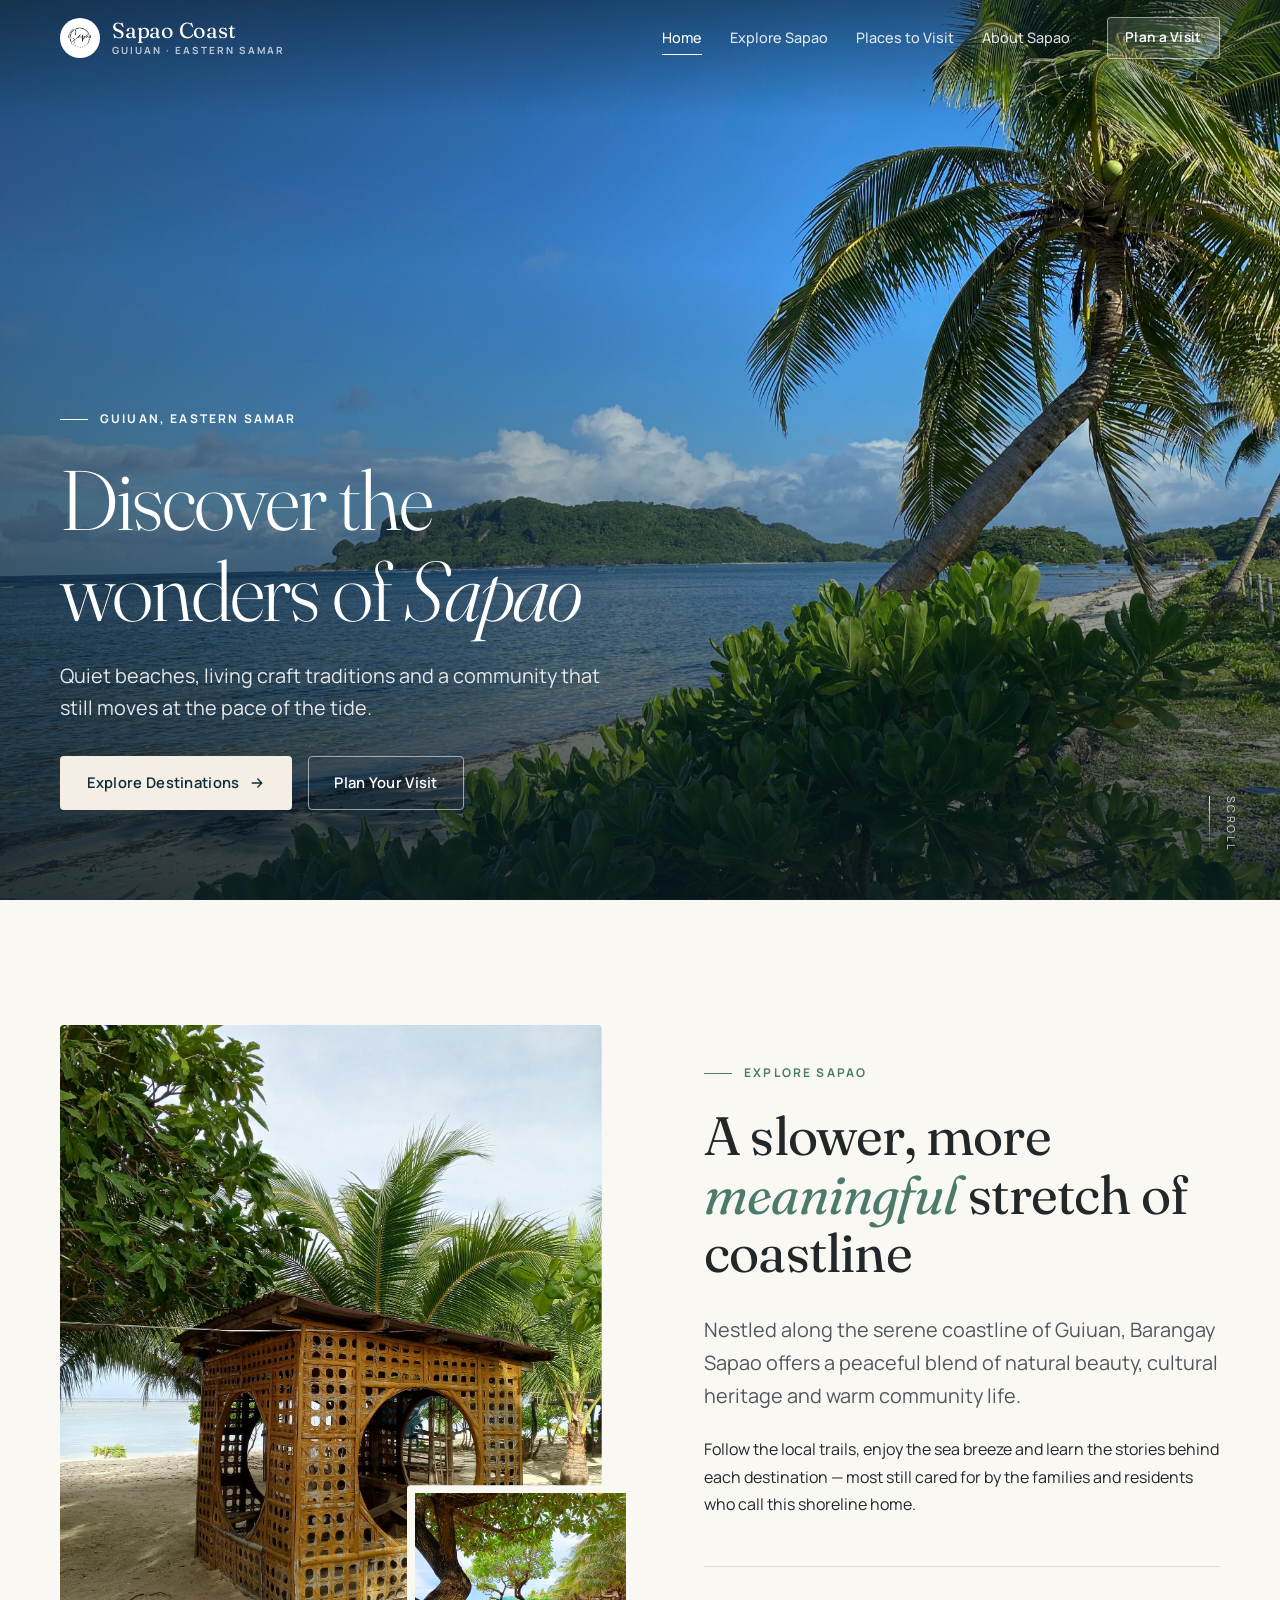
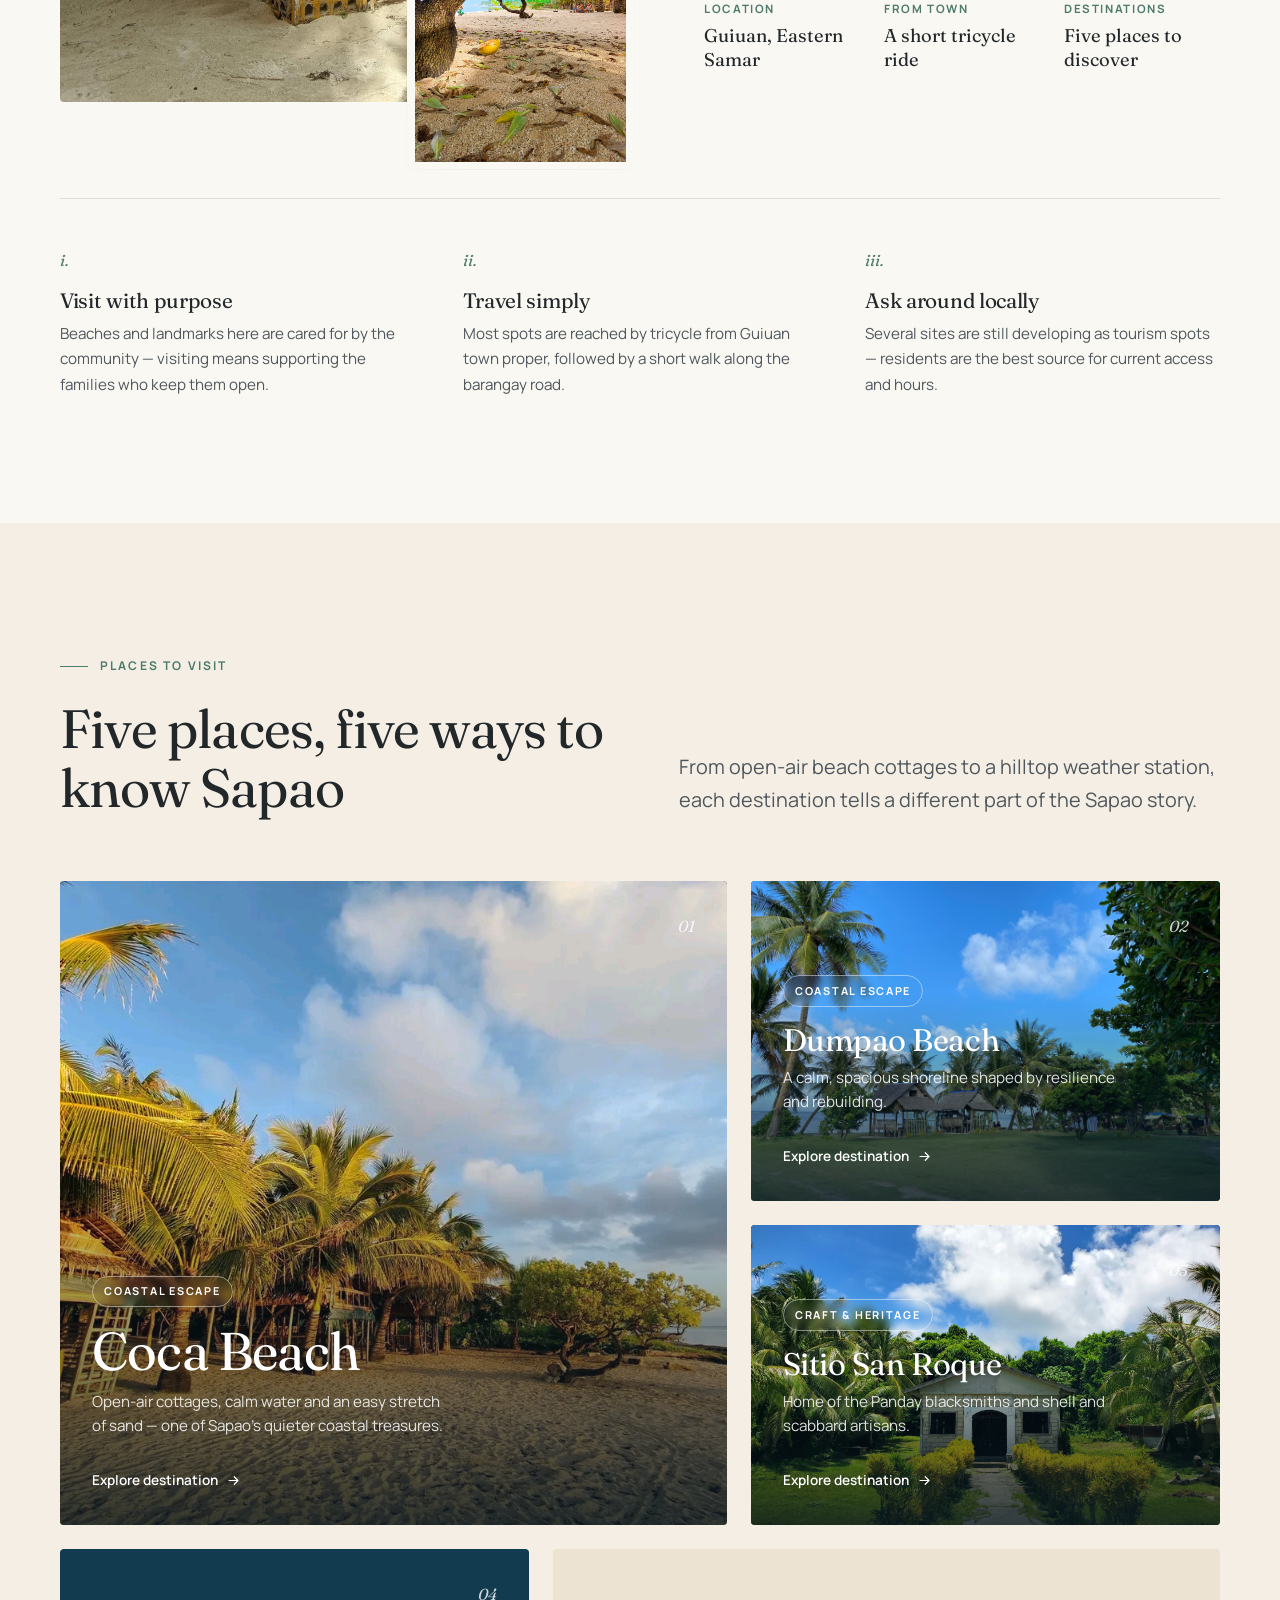
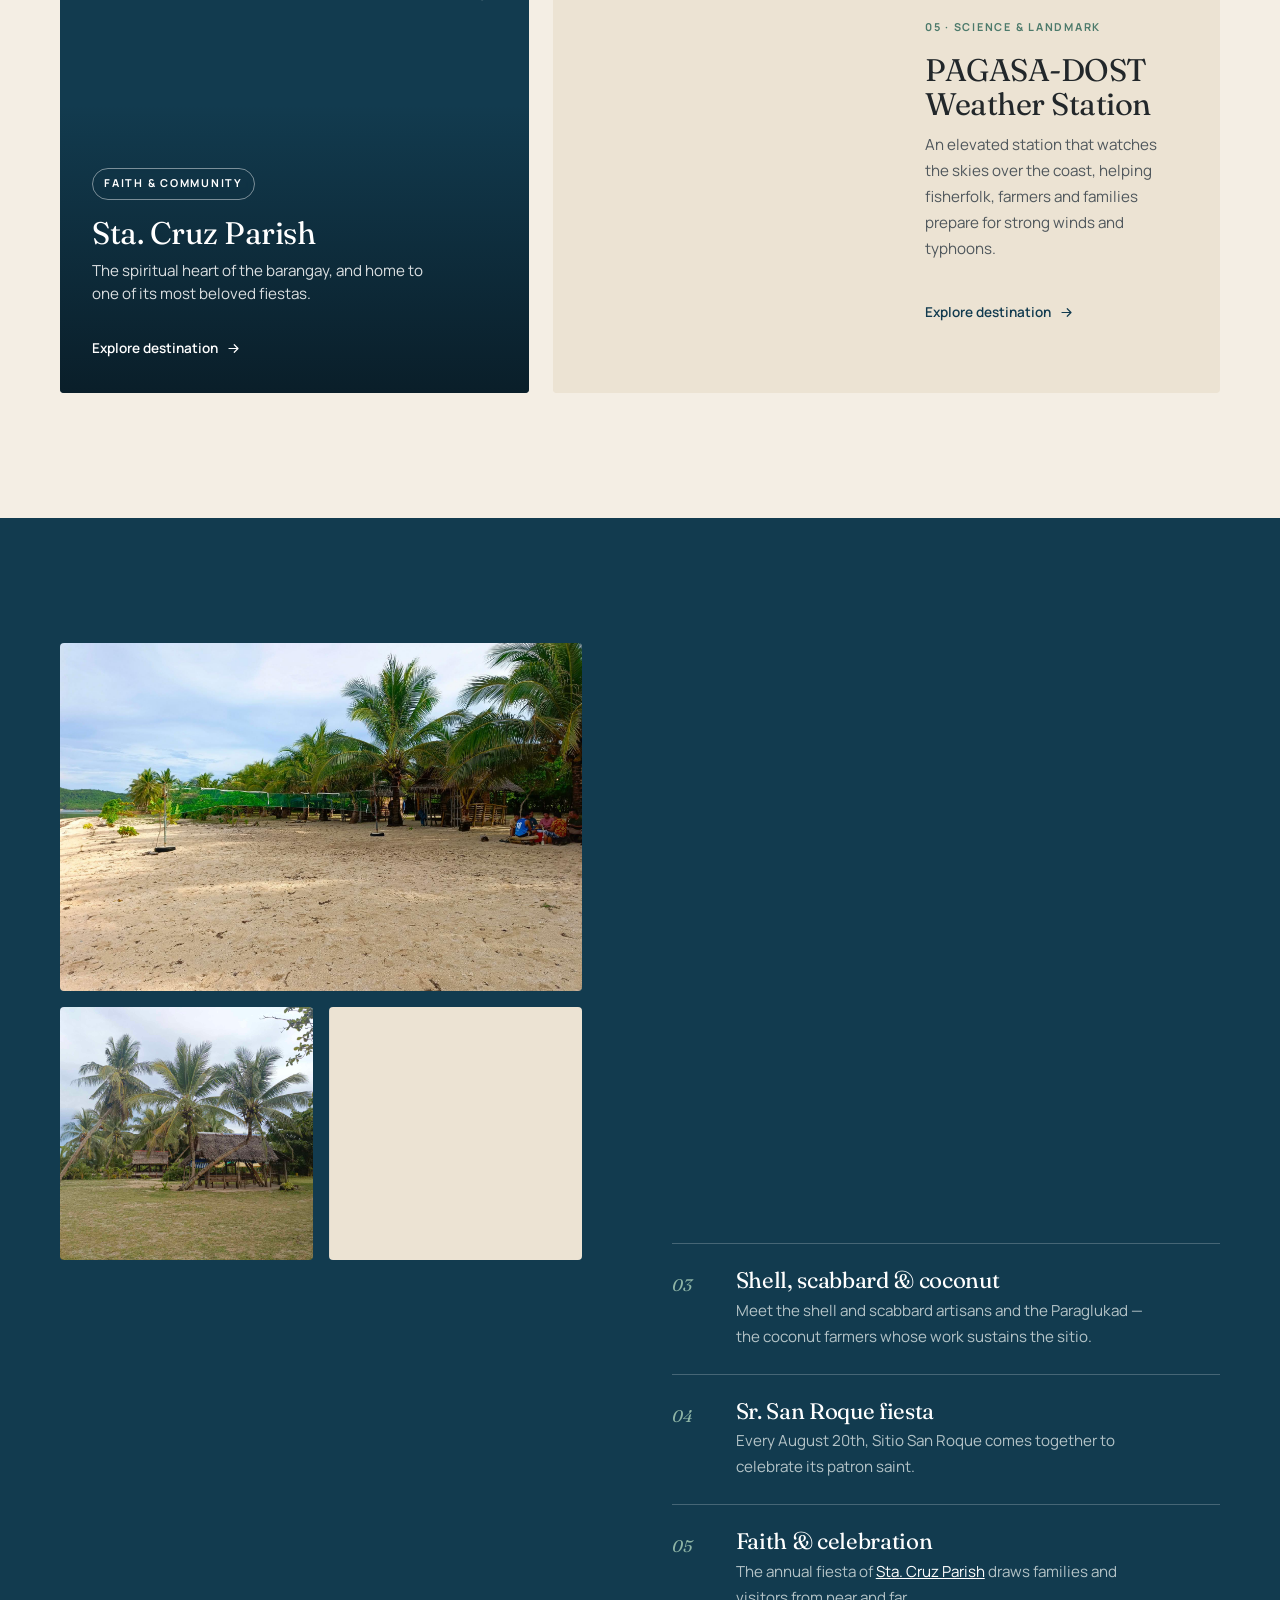
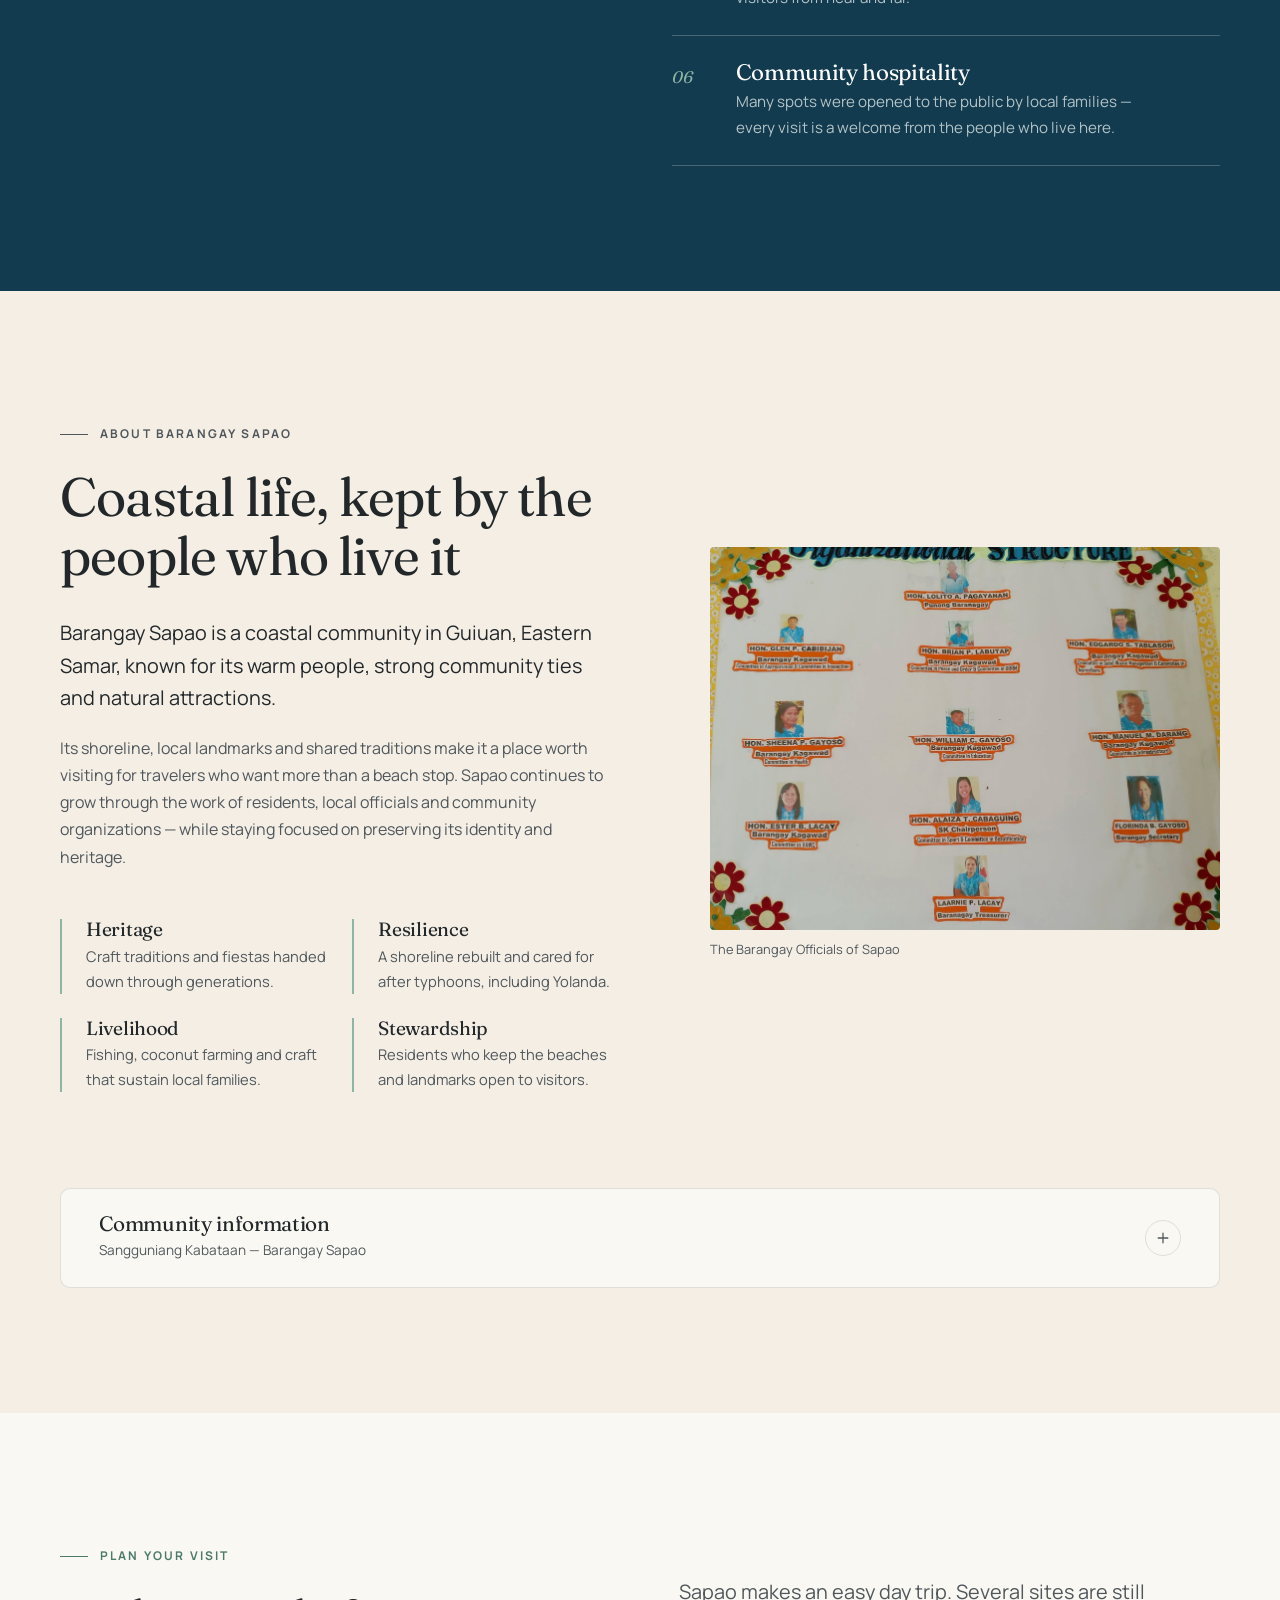
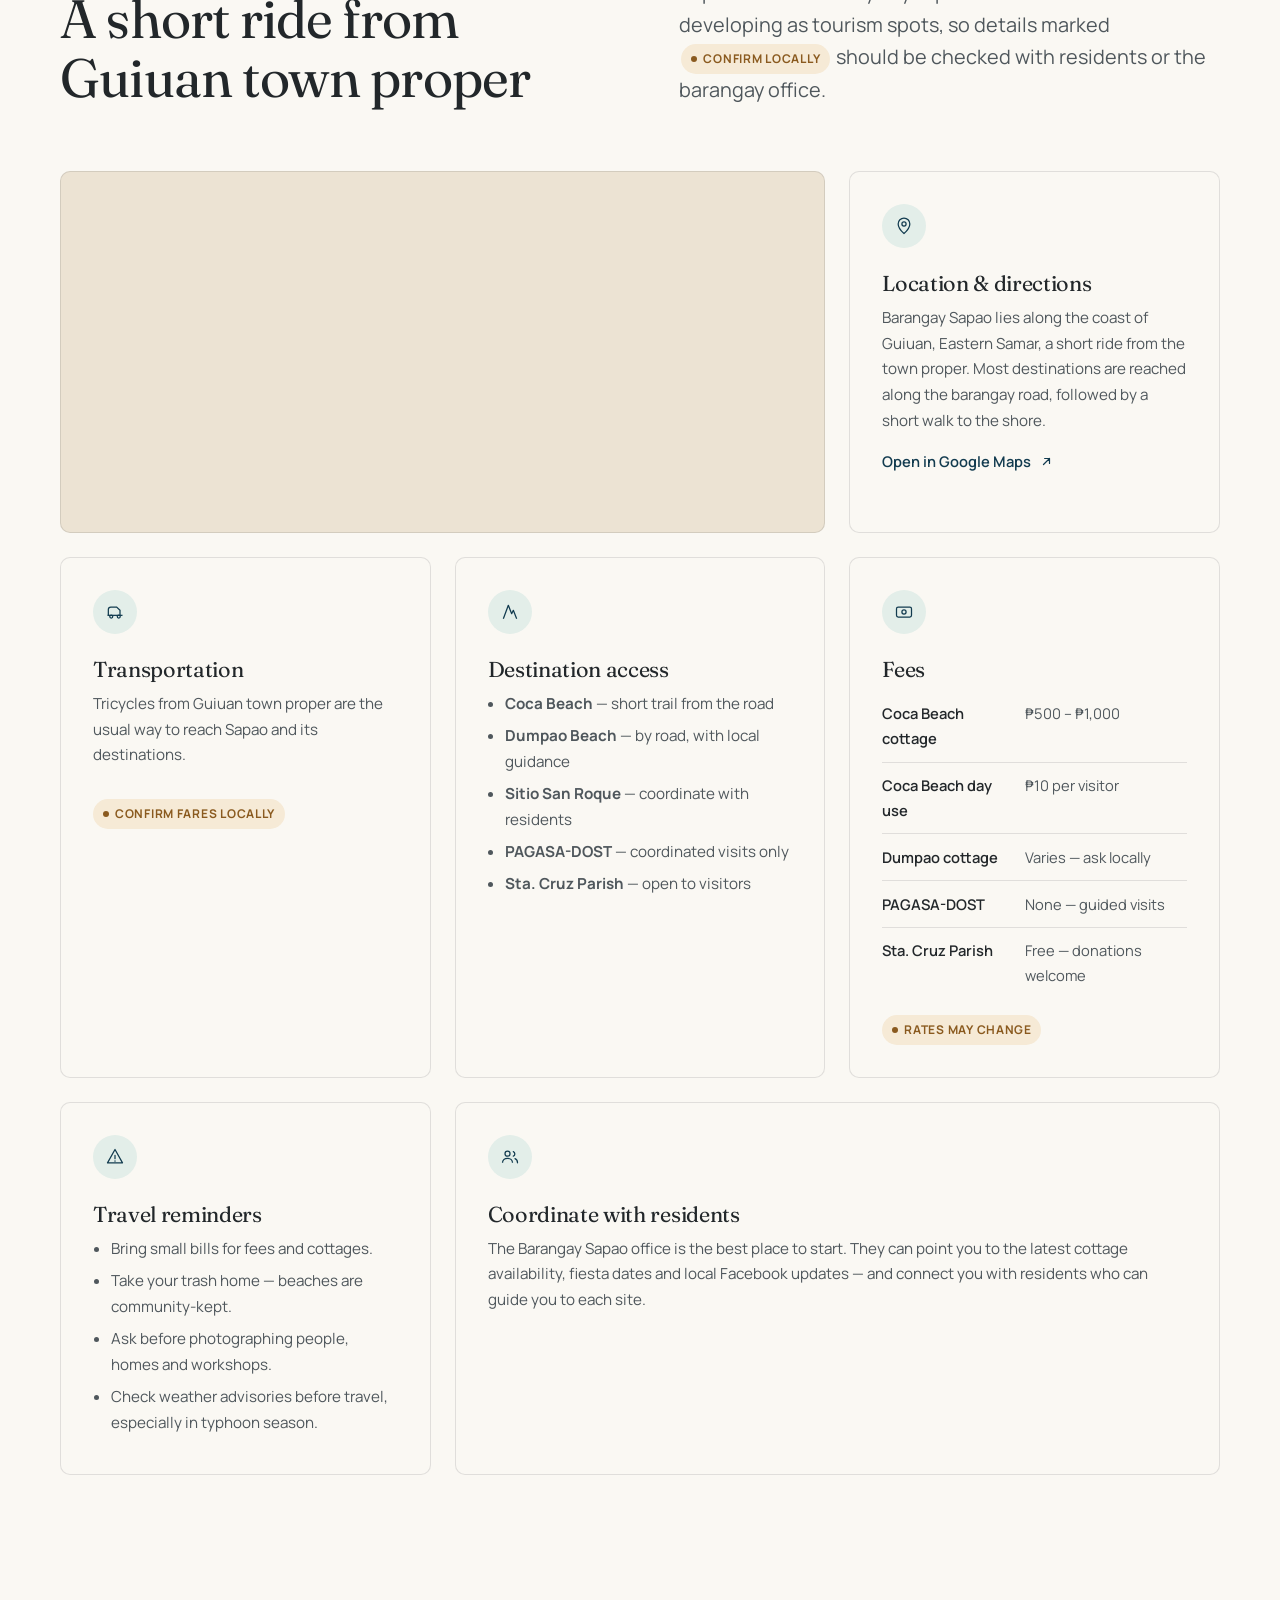
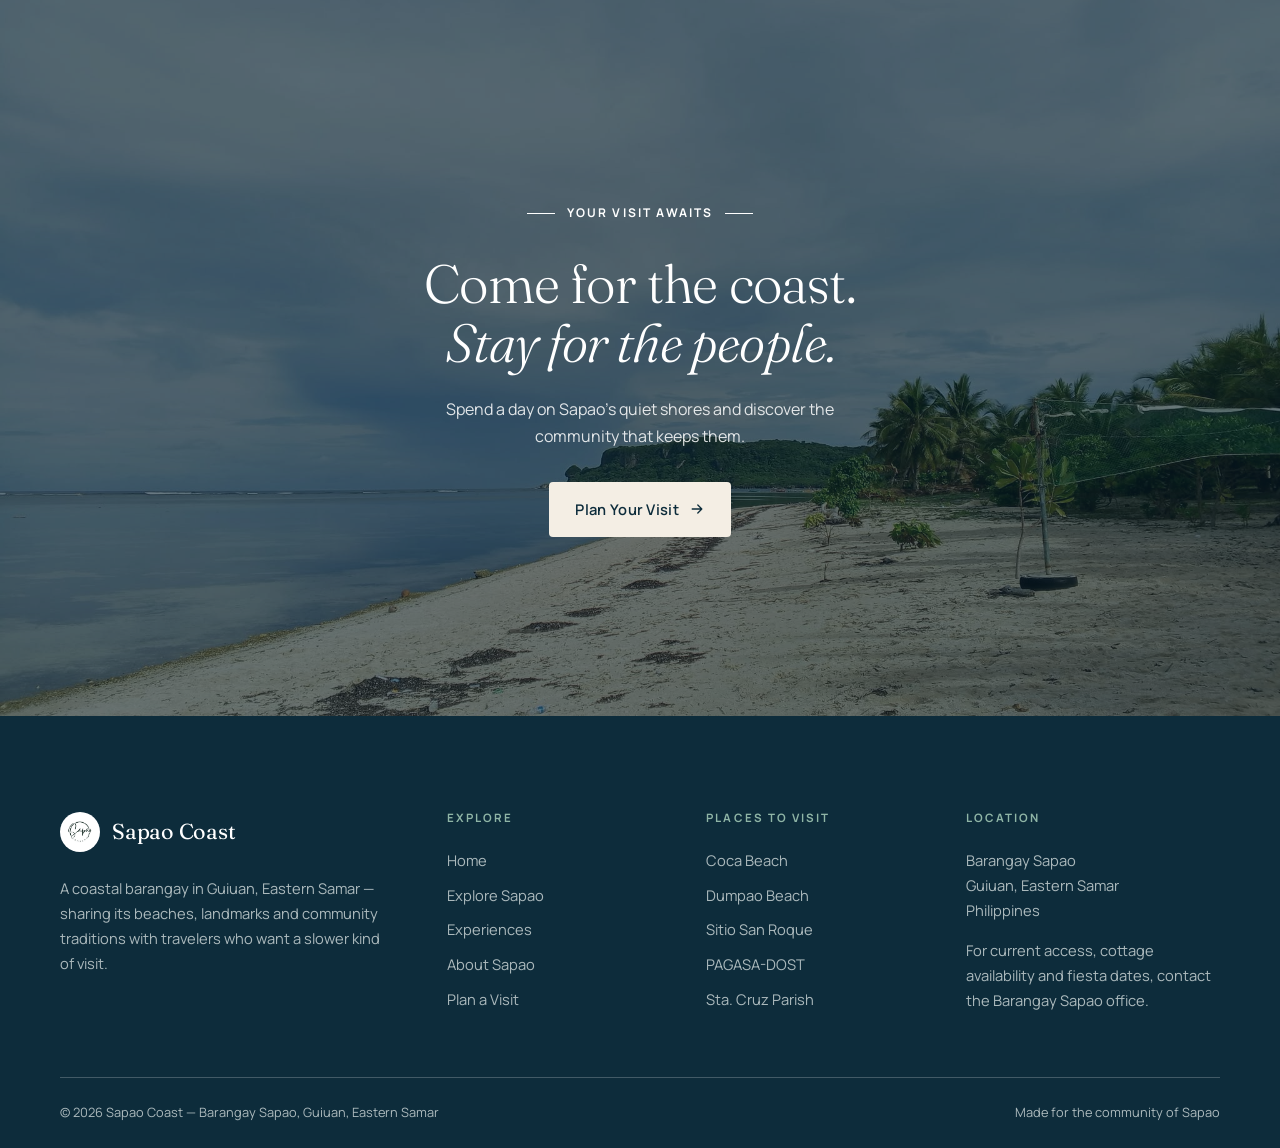
<file: index.html>
<!DOCTYPE html>
<html lang="en">
<head>
<meta charset="UTF-8">
<meta name="viewport" content="width=device-width, initial-scale=1.0">
<title>Sapao Coast — Barangay Sapao, Guiuan, Eastern Samar</title>
<meta name="description" content="Discover Sapao Coast in Barangay Sapao, Guiuan, Eastern Samar — quiet beaches, living craft traditions, and a community that welcomes slow travelers.">
<meta property="og:title" content="Sapao Coast — Discover the Wonders of Sapao">
<meta property="og:description" content="Beaches, heritage and community life in Barangay Sapao, Guiuan, Eastern Samar.">
<meta property="og:image" content="Images/IMG_9175.jpg">
<meta name="theme-color" content="#123b4f">
<link rel="icon" href="Images/logo.jpg">
<link rel="preconnect" href="https://fonts.googleapis.com">
<link rel="preconnect" href="https://fonts.gstatic.com" crossorigin>
<link href="https://fonts.googleapis.com/css2?family=Fraunces:ital,opsz,wght@0,9..144,300..600;1,9..144,300..500&family=Manrope:wght@400;500;600;700&display=swap" rel="stylesheet">
<link rel="stylesheet" href="style.css">
<link rel="preload" as="image" href="Images/IMG_9175.jpg">
</head>
<body>
<a class="skip-link" href="#main">Skip to content</a>

<header class="site-header" id="siteHeader">
  <div class="container">
    <a class="brand" href="#top">
      <img src="Images/logo.jpg" alt="" width="40" height="40">
      <span class="brand-name">Sapao Coast<small>Guiuan · Eastern Samar</small></span>
    </a>
    <nav class="primary-nav" id="primaryNav" aria-label="Primary">
      <ul>
        <li><a href="#top" class="nav-link">Home</a></li>
        <li><a href="#explore" class="nav-link">Explore Sapao</a></li>
        <li><a href="#places" class="nav-link">Places to Visit</a></li>
        <li><a href="#about" class="nav-link">About Sapao</a></li>
        <li class="nav-cta-item"><a href="#visit" class="btn btn-primary nav-cta">Plan a Visit</a></li>
      </ul>
    </nav>
    <button class="menu-btn" id="menuBtn" type="button" aria-label="Open menu" aria-expanded="false" aria-controls="primaryNav"><span></span></button>
  </div>
</header>

<main id="main">

  <!-- HERO -->
  <section class="hero" id="top" aria-labelledby="hero-title">
    <div class="hero-media">
      <img src="Images/IMG_9175.jpg" alt="The Sapao coastline with bright blue water and a calm shoreline." fetchpriority="high">
    </div>
    <div class="container hero-content">
      <p class="eyebrow">Guiuan, Eastern Samar</p>
      <h1 id="hero-title">Discover the wonders of <em>Sapao</em></h1>
      <p class="hero-text">Quiet beaches, living craft traditions and a community that still moves at the pace of the tide.</p>
      <div class="hero-actions">
        <a class="btn btn-sand" href="#places">Explore Destinations <svg viewBox="0 0 20 20" fill="none" aria-hidden="true"><path d="M4 10h12m0 0-5-5m5 5-5 5" stroke="currentColor" stroke-width="1.6" stroke-linecap="round" stroke-linejoin="round"/></svg></a>
        <a class="btn btn-ghost" href="#visit">Plan Your Visit</a>
      </div>
    </div>
    <a class="hero-scroll" href="#explore" aria-label="Scroll to introduction">Scroll</a>
  </section>

  <!-- INTRODUCTION -->
  <section class="section" id="explore" aria-labelledby="explore-title">
    <div class="container">
      <div class="intro-grid">
        <div class="intro-media">
          <div class="frame ratio-portrait" data-reveal="image">
            <img src="Images/coca.jpg" alt="The shoreline and coconut palms of Barangay Sapao." loading="lazy" decoding="async">
          </div>
          <div class="frame ratio-portrait inset" data-reveal="image" data-delay="2">
            <img src="Images/pic3.jpg" alt="Shade trees and white sand along the Sapao coast." loading="lazy" decoding="async">
          </div>
        </div>
        <div class="intro-copy" data-reveal>
          <p class="eyebrow">Explore Sapao</p>
          <h2 id="explore-title">A slower, more <em class="serif-accent">meaningful</em> stretch of coastline</h2>
          <p class="lead">Nestled along the serene coastline of Guiuan, Barangay Sapao offers a peaceful blend of natural beauty, cultural heritage and warm community life.</p>
          <p>Follow the local trails, enjoy the sea breeze and learn the stories behind each destination — most still cared for by the families and residents who call this shoreline home.</p>
          <dl class="facts">
            <div><dt>Location</dt><dd>Guiuan, Eastern Samar</dd></div>
            <div><dt>From town</dt><dd>A short tricycle ride</dd></div>
            <div><dt>Destinations</dt><dd>Five places to discover</dd></div>
          </dl>
        </div>
      </div>

      <div class="notes">
        <div data-reveal>
          <span class="num">i.</span>
          <h3>Visit with purpose</h3>
          <p>Beaches and landmarks here are cared for by the community — visiting means supporting the families who keep them open.</p>
        </div>
        <div data-reveal data-delay="1">
          <span class="num">ii.</span>
          <h3>Travel simply</h3>
          <p>Most spots are reached by tricycle from Guiuan town proper, followed by a short walk along the barangay road.</p>
        </div>
        <div data-reveal data-delay="2">
          <span class="num">iii.</span>
          <h3>Ask around locally</h3>
          <p>Several sites are still developing as tourism spots — residents are the best source for current access and hours.</p>
        </div>
      </div>
    </div>
  </section>

  <!-- FEATURED DESTINATIONS -->
  <section class="section bg-sand" id="places" aria-labelledby="places-title">
    <div class="container">
      <div class="section-head split" data-reveal>
        <div>
          <p class="eyebrow">Places to visit</p>
          <h2 id="places-title">Five places, five ways to know Sapao</h2>
        </div>
        <p class="lead">From open-air beach cottages to a hilltop weather station, each destination tells a different part of the Sapao story.</p>
      </div>

      <div class="mosaic">
        <a class="dest-card feature m-coca" id="coca-beach" href="places/coca-beach.html" data-reveal>
          <img src="Images/coca2.jpg" alt="" loading="lazy" decoding="async">
          <span class="index">01</span>
          <div class="card-body">
            <span class="tag">Coastal Escape</span>
            <h3>Coca Beach</h3>
            <p>Open-air cottages, calm water and an easy stretch of sand — one of Sapao’s quieter coastal treasures.</p>
            <span class="go">Explore destination <svg viewBox="0 0 20 20" fill="none" aria-hidden="true"><path d="M4 10h12m0 0-5-5m5 5-5 5" stroke="currentColor" stroke-width="1.6" stroke-linecap="round" stroke-linejoin="round"/></svg></span>
          </div>
        </a>

        <a class="dest-card m-dumpao" id="dumpao-beach" href="places/dumpao-beach.html" data-reveal data-delay="1">
          <img src="Images/dumpao%202.jpg" alt="" loading="lazy" decoding="async">
          <span class="index">02</span>
          <div class="card-body">
            <span class="tag">Coastal Escape</span>
            <h3>Dumpao Beach</h3>
            <p>A calm, spacious shoreline shaped by resilience and rebuilding.</p>
            <span class="go">Explore destination <svg viewBox="0 0 20 20" fill="none" aria-hidden="true"><path d="M4 10h12m0 0-5-5m5 5-5 5" stroke="currentColor" stroke-width="1.6" stroke-linecap="round" stroke-linejoin="round"/></svg></span>
          </div>
        </a>

        <a class="dest-card m-roque" id="san-roque" href="places/sitio-san-roque.html" data-reveal data-delay="2">
          <img src="Images/sanroque.jpg" alt="" loading="lazy" decoding="async">
          <span class="index">03</span>
          <div class="card-body">
            <span class="tag">Craft &amp; Heritage</span>
            <h3>Sitio San Roque</h3>
            <p>Home of the Panday blacksmiths and shell and scabbard artisans.</p>
            <span class="go">Explore destination <svg viewBox="0 0 20 20" fill="none" aria-hidden="true"><path d="M4 10h12m0 0-5-5m5 5-5 5" stroke="currentColor" stroke-width="1.6" stroke-linecap="round" stroke-linejoin="round"/></svg></span>
          </div>
        </a>

        <a class="dest-card m-cruz" id="sta-cruz-parish" href="places/sta-cruz-parish.html" data-reveal>
          <img src="Images/IMG_1128.jpg" alt="" loading="lazy" decoding="async">
          <span class="index">04</span>
          <div class="card-body">
            <span class="tag">Faith &amp; Community</span>
            <h3>Sta. Cruz Parish</h3>
            <p>The spiritual heart of the barangay, and home to one of its most beloved fiestas.</p>
            <span class="go">Explore destination <svg viewBox="0 0 20 20" fill="none" aria-hidden="true"><path d="M4 10h12m0 0-5-5m5 5-5 5" stroke="currentColor" stroke-width="1.6" stroke-linecap="round" stroke-linejoin="round"/></svg></span>
          </div>
        </a>

        <a class="dest-split m-pagasa" id="pagasa-dost" href="places/pagasa-dost.html" data-reveal data-delay="1">
          <div class="frame"><img src="Images/radar11.jpg" alt="" loading="lazy" decoding="async"></div>
          <div class="split-body">
            <span class="tag">05 · Science &amp; Landmark</span>
            <h3>PAGASA-DOST Weather Station</h3>
            <p>An elevated station that watches the skies over the coast, helping fisherfolk, farmers and families prepare for strong winds and typhoons.</p>
            <span class="go">Explore destination <svg viewBox="0 0 20 20" fill="none" aria-hidden="true"><path d="M4 10h12m0 0-5-5m5 5-5 5" stroke="currentColor" stroke-width="1.6" stroke-linecap="round" stroke-linejoin="round"/></svg></span>
          </div>
        </a>
      </div>
    </div>
  </section>

  <!-- EXPERIENCES & CULTURE -->
  <section class="section bg-ocean" id="experiences" aria-labelledby="exp-title">
    <div class="container exp-grid">
      <div class="exp-media">
        <div class="frame ratio-land" data-reveal="image"><img src="Images/IMG_1126.jpg" alt="Friends sharing a meal in the shade of coconut palms on a Sapao beach." loading="lazy" decoding="async"></div>
        <div class="frame ratio-square" data-reveal="image" data-delay="1"><img src="Images/pic1.jpg" alt="Nipa-roofed cottages beneath tall coconut palms." loading="lazy" decoding="async"></div>
        <div class="frame ratio-square" data-reveal="image" data-delay="2"><img src="Images/IMG_9176.jpg" alt="A traditional outrigger boat moored off the Sapao shoreline." loading="lazy" decoding="async"></div>
      </div>
      <div>
        <div data-reveal>
          <p class="eyebrow">Experiences &amp; local culture</p>
          <h2 id="exp-title" style="font-size:var(--fs-h2);max-width:14ch;margin-bottom:var(--s3)">More than a <em class="serif-accent">beach</em> destination</h2>
          <p class="lead" style="max-width:46ch;margin-bottom:var(--s5)">Sapao’s character lives in its people — the hands that forge, weave and harvest, and the celebrations that bring the whole barangay together.</p>
        </div>
        <ol class="exp-list">
          <li data-reveal><div><h3>Unhurried coastal days</h3><p>Swim in calm water, rest in open-air cottages and picnic under the palms at <a href="places/coca-beach.html">Coca</a> and <a href="places/dumpao-beach.html">Dumpao</a>.</p></div></li>
          <li data-reveal><div><h3>The Panday blacksmiths</h3><p>In Sitio San Roque, blacksmithing is a craft passed down through generations of families.</p></div></li>
          <li data-reveal><div><h3>Shell, scabbard &amp; coconut</h3><p>Meet the shell and scabbard artisans and the Paraglukad — the coconut farmers whose work sustains the sitio.</p></div></li>
          <li data-reveal><div><h3>Sr. San Roque fiesta</h3><p>Every August 20th, Sitio San Roque comes together to celebrate its patron saint.</p></div></li>
          <li data-reveal><div><h3>Faith &amp; celebration</h3><p>The annual fiesta of <a href="places/sta-cruz-parish.html">Sta. Cruz Parish</a> draws families and visitors from near and far.</p></div></li>
          <li data-reveal><div><h3>Community hospitality</h3><p>Many spots were opened to the public by local families — every visit is a welcome from the people who live here.</p></div></li>
        </ol>
      </div>
    </div>
  </section>

  <!-- ABOUT THE COMMUNITY -->
  <section class="section bg-sand" id="about" aria-labelledby="about-title">
    <div class="container">
      <div class="community-grid">
        <div class="community-copy" data-reveal>
          <p class="eyebrow">About Barangay Sapao</p>
          <h2 id="about-title">Coastal life, kept by the people who live it</h2>
          <p class="lead">Barangay Sapao is a coastal community in Guiuan, Eastern Samar, known for its warm people, strong community ties and natural attractions.</p>
          <p>Its shoreline, local landmarks and shared traditions make it a place worth visiting for travelers who want more than a beach stop. Sapao continues to grow through the work of residents, local officials and community organizations — while staying focused on preserving its identity and heritage.</p>
          <div class="pillars">
            <div><h3>Heritage</h3><p>Craft traditions and fiestas handed down through generations.</p></div>
            <div><h3>Resilience</h3><p>A shoreline rebuilt and cared for after typhoons, including Yolanda.</p></div>
            <div><h3>Livelihood</h3><p>Fishing, coconut farming and craft that sustain local families.</p></div>
            <div><h3>Stewardship</h3><p>Residents who keep the beaches and landmarks open to visitors.</p></div>
          </div>
        </div>
        <div class="community-media">
          <figure data-reveal="image">
            <div class="frame frame-natural"><img src="Images/IMG_3444.jpg" alt="Organizational chart of Barangay Sapao officials with their photos, names and positions." loading="lazy" decoding="async"></div>
            <figcaption>The Barangay Officials of Sapao</figcaption>
          </figure>
        </div>
      </div>

      <details class="official-info" data-reveal>
        <summary>
          <div>
            <h3>Community information</h3>
            <span>Sangguniang Kabataan — Barangay Sapao</span>
          </div>
          <span class="chev" aria-hidden="true"><svg viewBox="0 0 20 20" width="16" height="16" fill="none"><path d="M10 4v12M4 10h12" stroke="currentColor" stroke-width="1.6" stroke-linecap="round"/></svg></span>
        </summary>
        <div class="official-body">
          <ul class="officials-grid">
            <li><b>Alaiza Cabaguing Abude</b><span>SK Chairman</span></li>
            <li><b>Michael Abude</b><span>Kagawad, Education</span></li>
            <li><b>Jhomera Amargo</b><span>Kagawad, Environment</span></li>
            <li><b>Christopher Ramirez</b><span>Kagawad, Peace &amp; Order</span></li>
            <li><b>Antonette Gaytana</b><span>Treasurer</span></li>
            <li><b>Jenebel Gayoso</b><span>Secretary</span></li>
            <li><b>Joshua Gayoso</b><span>Kagawad</span></li>
            <li><b>Jemar Lacanaria</b><span>Kagawad</span></li>
          </ul>
          <p class="note">For official matters, visit the Barangay Sapao office.</p>
        </div>
      </details>
    </div>
  </section>

  <!-- PLAN YOUR VISIT -->
  <section class="section" id="visit" aria-labelledby="visit-title">
    <div class="container">
      <div class="section-head split" data-reveal>
        <div>
          <p class="eyebrow">Plan your visit</p>
          <h2 id="visit-title">A short ride from Guiuan town proper</h2>
        </div>
        <p class="lead">Sapao makes an easy day trip. Several sites are still developing as tourism spots, so details marked <span class="confirm" style="margin:0 .15rem;vertical-align:middle">Confirm locally</span> should be checked with residents or the barangay office.</p>
      </div>

      <div class="visit-grid">
        <div class="map-card span-2" data-reveal>
          <iframe src="https://www.google.com/maps?q=Barangay%20Sapao%20Guiuan%20Eastern%20Samar&amp;z=13&amp;output=embed" loading="lazy" referrerpolicy="no-referrer-when-downgrade" title="Map of Barangay Sapao, Guiuan, Eastern Samar"></iframe>
        </div>

        <article class="info-block" data-reveal data-delay="1">
          <span class="icon" aria-hidden="true"><svg viewBox="0 0 24 24" fill="none"><path d="M12 21s7-6.2 7-11.5A7 7 0 0 0 5 9.5C5 14.8 12 21 12 21Z" stroke="currentColor" stroke-width="1.5"/><circle cx="12" cy="9.5" r="2.5" stroke="currentColor" stroke-width="1.5"/></svg></span>
          <h3>Location &amp; directions</h3>
          <p>Barangay Sapao lies along the coast of Guiuan, Eastern Samar, a short ride from the town proper. Most destinations are reached along the barangay road, followed by a short walk to the shore.</p>
          <p><a class="link-arrow" href="https://www.google.com/maps/search/?api=1&amp;query=Barangay%20Sapao%20Guiuan%20Eastern%20Samar" target="_blank" rel="noopener">Open in Google Maps <svg viewBox="0 0 20 20" fill="none" aria-hidden="true"><path d="M6 14 14 6m0 0H7.5M14 6v6.5" stroke="currentColor" stroke-width="1.6" stroke-linecap="round" stroke-linejoin="round"/></svg></a></p>
        </article>

        <article class="info-block" data-reveal>
          <span class="icon" aria-hidden="true"><svg viewBox="0 0 24 24" fill="none"><path d="M4 16V9a3 3 0 0 1 3-3h7l4 4v6" stroke="currentColor" stroke-width="1.5"/><path d="M3 16h18" stroke="currentColor" stroke-width="1.5"/><circle cx="7.5" cy="17.5" r="1.8" stroke="currentColor" stroke-width="1.5"/><circle cx="16.5" cy="17.5" r="1.8" stroke="currentColor" stroke-width="1.5"/></svg></span>
          <h3>Transportation</h3>
          <p>Tricycles from Guiuan town proper are the usual way to reach Sapao and its destinations.</p>
          <span class="confirm">Confirm fares locally</span>
        </article>

        <article class="info-block" data-reveal data-delay="1">
          <span class="icon" aria-hidden="true"><svg viewBox="0 0 24 24" fill="none"><path d="M4 20 10 4l4 10 2-4 4 10" stroke="currentColor" stroke-width="1.5" stroke-linejoin="round"/></svg></span>
          <h3>Destination access</h3>
          <ul>
            <li><b>Coca Beach</b> — short trail from the road</li>
            <li><b>Dumpao Beach</b> — by road, with local guidance</li>
            <li><b>Sitio San Roque</b> — coordinate with residents</li>
            <li><b>PAGASA-DOST</b> — coordinated visits only</li>
            <li><b>Sta. Cruz Parish</b> — open to visitors</li>
          </ul>
        </article>

        <article class="info-block" data-reveal data-delay="2">
          <span class="icon" aria-hidden="true"><svg viewBox="0 0 24 24" fill="none"><rect x="3" y="6" width="18" height="12" rx="2" stroke="currentColor" stroke-width="1.5"/><circle cx="12" cy="12" r="2.5" stroke="currentColor" stroke-width="1.5"/></svg></span>
          <h3>Fees</h3>
          <table class="fees">
            <tbody>
              <tr><th scope="row">Coca Beach cottage</th><td>₱500 – ₱1,000</td></tr>
              <tr><th scope="row">Coca Beach day use</th><td>₱10 per visitor</td></tr>
              <tr><th scope="row">Dumpao cottage</th><td>Varies — ask locally</td></tr>
              <tr><th scope="row">PAGASA-DOST</th><td>None — guided visits</td></tr>
              <tr><th scope="row">Sta. Cruz Parish</th><td>Free — donations welcome</td></tr>
            </tbody>
          </table>
          <span class="confirm">Rates may change</span>
        </article>

        <article class="info-block" data-reveal>
          <span class="icon" aria-hidden="true"><svg viewBox="0 0 24 24" fill="none"><path d="M12 3 3 19h18L12 3Z" stroke="currentColor" stroke-width="1.5" stroke-linejoin="round"/><path d="M12 10v4m0 2.5v.5" stroke="currentColor" stroke-width="1.5" stroke-linecap="round"/></svg></span>
          <h3>Travel reminders</h3>
          <ul>
            <li>Bring small bills for fees and cottages.</li>
            <li>Take your trash home — beaches are community-kept.</li>
            <li>Ask before photographing people, homes and workshops.</li>
            <li>Check weather advisories before travel, especially in typhoon season.</li>
          </ul>
        </article>

        <article class="info-block span-2" data-reveal data-delay="1">
          <span class="icon" aria-hidden="true"><svg viewBox="0 0 24 24" fill="none"><circle cx="9" cy="8" r="3" stroke="currentColor" stroke-width="1.5"/><path d="M3 19c0-3.3 2.7-5.5 6-5.5s6 2.2 6 5.5" stroke="currentColor" stroke-width="1.5"/><path d="M16 5.5a3 3 0 0 1 0 5.5M18 14c1.8.7 3 2.5 3 5" stroke="currentColor" stroke-width="1.5" stroke-linecap="round"/></svg></span>
          <h3>Coordinate with residents</h3>
          <p>The Barangay Sapao office is the best place to start. They can point you to the latest cottage availability, fiesta dates and local Facebook updates — and connect you with residents who can guide you to each site.</p>
        </article>
      </div>
    </div>
  </section>

  <!-- CLOSING CTA -->
  <section class="cta-band on-image" aria-labelledby="cta-title">
    <img src="Images/pic2.jpg" alt="" loading="lazy" decoding="async">
    <div class="container" data-reveal>
      <p class="eyebrow">Your visit awaits</p>
      <h2 id="cta-title">Come for the coast. <em>Stay for the people.</em></h2>
      <p>Spend a day on Sapao’s quiet shores and discover the community that keeps them.</p>
      <a class="btn btn-sand" href="#visit">Plan Your Visit <svg viewBox="0 0 20 20" fill="none" aria-hidden="true"><path d="M4 10h12m0 0-5-5m5 5-5 5" stroke="currentColor" stroke-width="1.6" stroke-linecap="round" stroke-linejoin="round"/></svg></a>
    </div>
  </section>
</main>

<footer class="site-footer">
  <div class="container">
    <div class="footer-grid">
      <div class="footer-about">
        <a class="brand" href="#top"><img src="Images/logo.jpg" alt="" width="40" height="40" loading="lazy"><span class="brand-name">Sapao Coast</span></a>
        <p>A coastal barangay in Guiuan, Eastern Samar — sharing its beaches, landmarks and community traditions with travelers who want a slower kind of visit.</p>
      </div>
      <nav aria-label="Footer: site">
        <h2>Explore</h2>
        <ul>
          <li><a href="#top">Home</a></li>
          <li><a href="#explore">Explore Sapao</a></li>
          <li><a href="#experiences">Experiences</a></li>
          <li><a href="#about">About Sapao</a></li>
          <li><a href="#visit">Plan a Visit</a></li>
        </ul>
      </nav>
      <nav aria-label="Footer: destinations">
        <h2>Places to visit</h2>
        <ul>
          <li><a href="places/coca-beach.html">Coca Beach</a></li>
          <li><a href="places/dumpao-beach.html">Dumpao Beach</a></li>
          <li><a href="places/sitio-san-roque.html">Sitio San Roque</a></li>
          <li><a href="places/pagasa-dost.html">PAGASA-DOST</a></li>
          <li><a href="places/sta-cruz-parish.html">Sta. Cruz Parish</a></li>
        </ul>
      </nav>
      <div>
        <h2>Location</h2>
        <p>Barangay Sapao<br>Guiuan, Eastern Samar<br>Philippines</p>
        <p>For current access, cottage availability and fiesta dates, contact the Barangay Sapao office.</p>
      </div>
    </div>
    <div class="footer-bottom">
      <span>© <span id="year">2026</span> Sapao Coast — Barangay Sapao, Guiuan, Eastern Samar</span>
      <span>Made for the community of Sapao</span>
    </div>
  </div>
</footer>

<script src="script.js"></script>
</body>
</html>
</file>
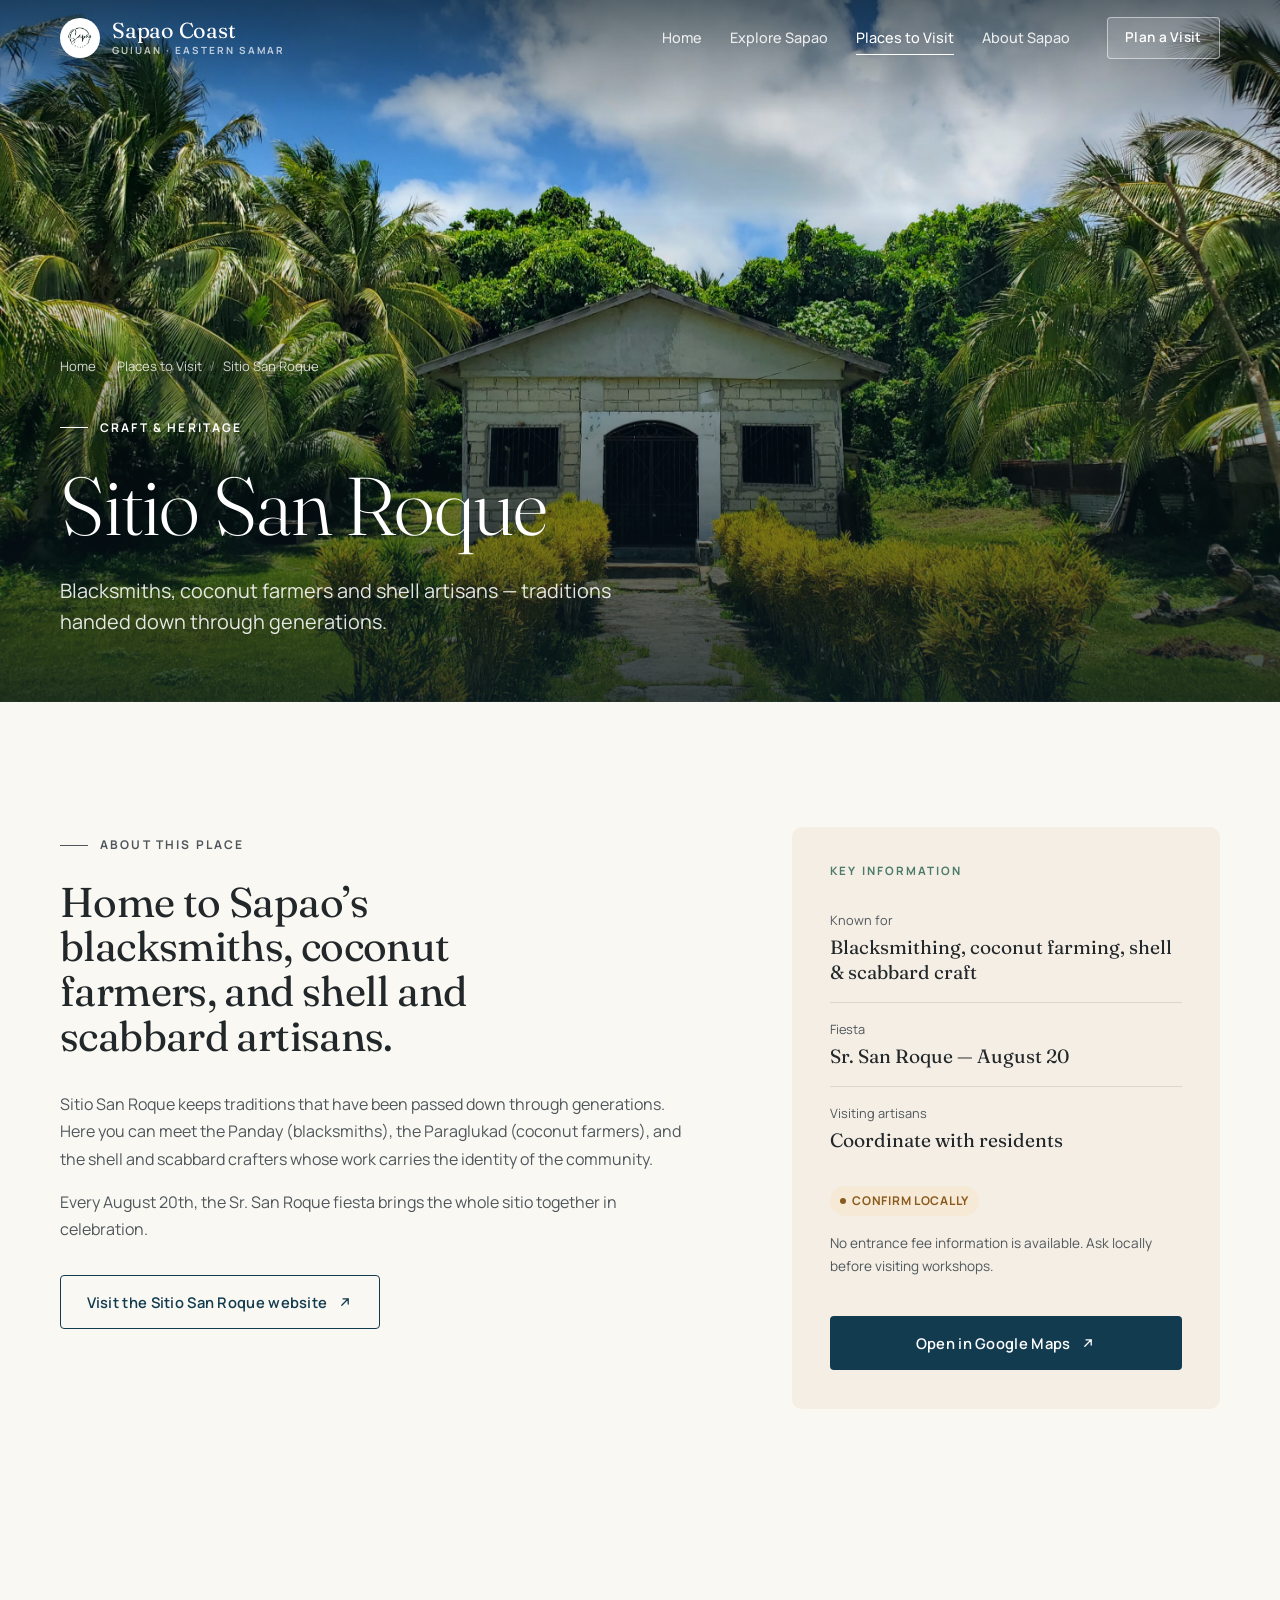
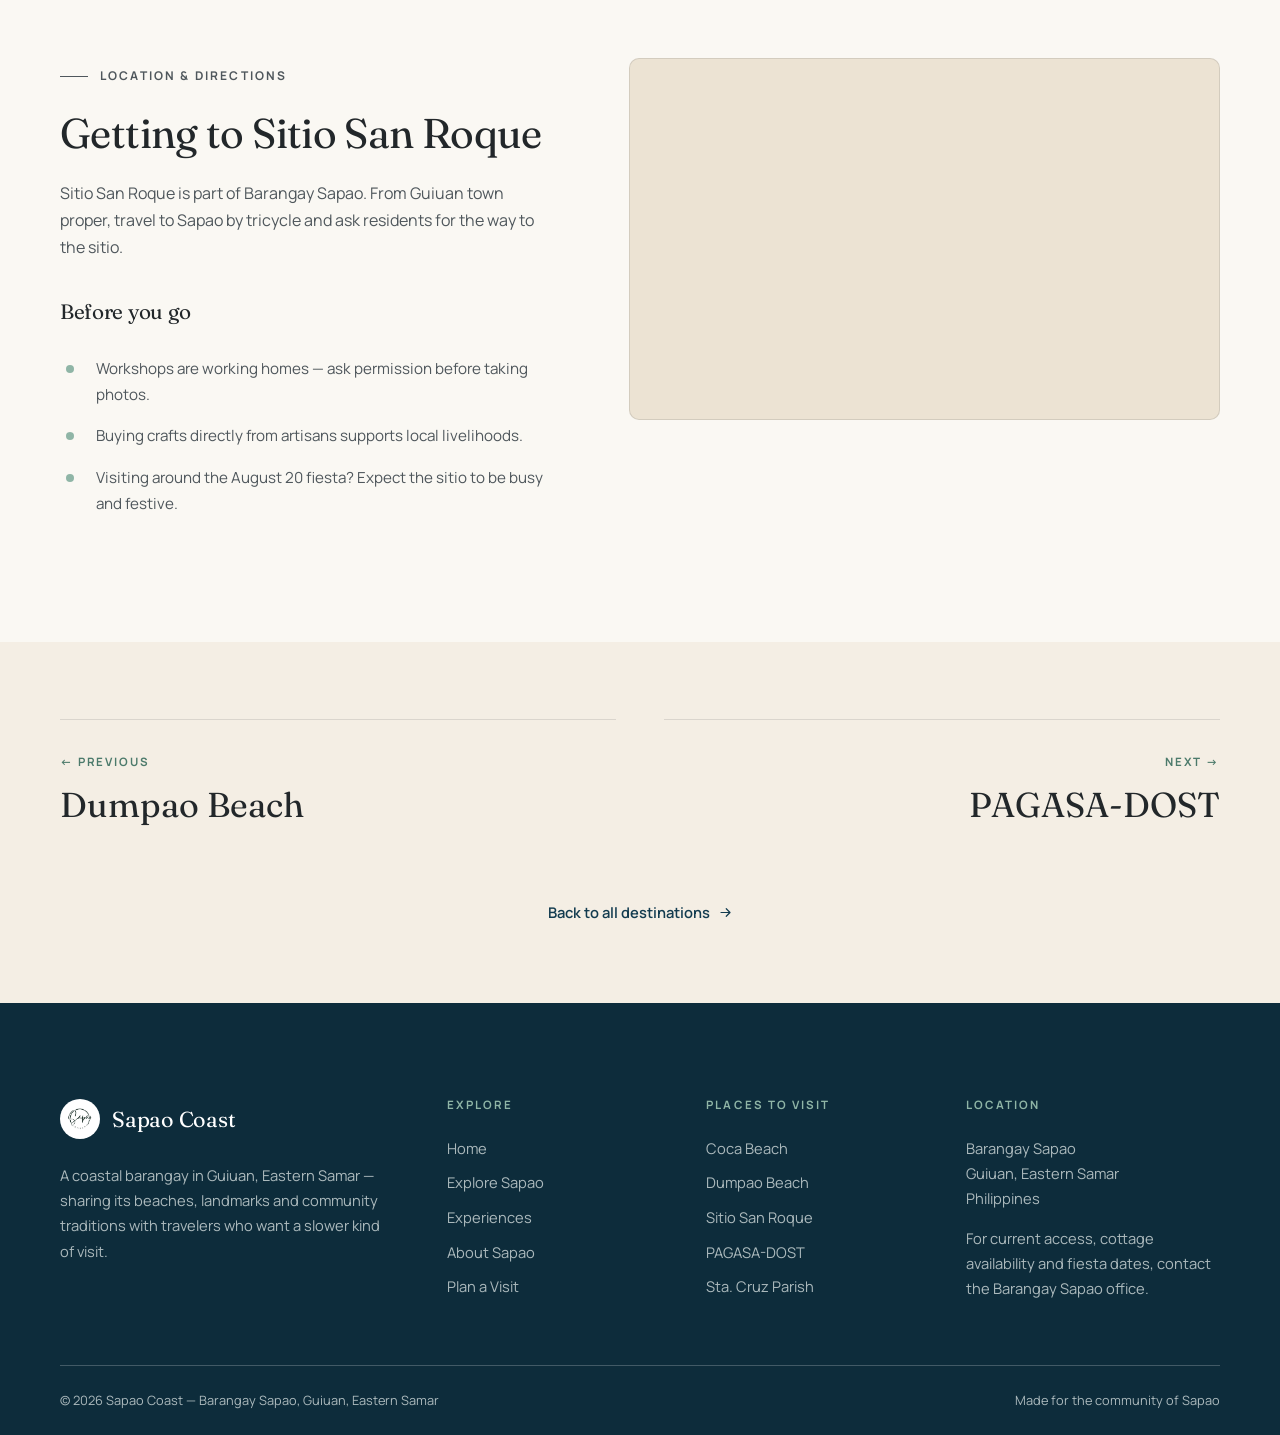
<file: places/sitio-san-roque.html>
<!DOCTYPE html>
<!-- Generated by tools/build-places.mjs — edit the data there, not this file. -->
<html lang="en">
<head>
<meta charset="UTF-8">
<meta name="viewport" content="width=device-width, initial-scale=1.0">
<title>Sitio San Roque — Sapao Coast</title>
<meta name="description" content="Blacksmiths, coconut farmers and shell artisans — traditions handed down through generations.">
<meta property="og:title" content="Sitio San Roque — Sapao Coast">
<meta property="og:description" content="Blacksmiths, coconut farmers and shell artisans — traditions handed down through generations.">
<meta property="og:image" content="../Images/sanroque.jpg">
<meta name="theme-color" content="#123b4f">
<link rel="icon" href="../Images/logo.jpg">
<link rel="preconnect" href="https://fonts.googleapis.com">
<link rel="preconnect" href="https://fonts.gstatic.com" crossorigin>
<link href="https://fonts.googleapis.com/css2?family=Fraunces:ital,opsz,wght@0,9..144,300..600;1,9..144,300..500&family=Manrope:wght@400;500;600;700&display=swap" rel="stylesheet">
<link rel="stylesheet" href="../style.css">
<link rel="preload" as="image" href="../Images/sanroque.jpg">
</head>
<body>
<a class="skip-link" href="#main">Skip to content</a>
<header class="site-header" id="siteHeader">
  <div class="container">
    <a class="brand" href="../index.html">
      <img src="../Images/logo.jpg" alt="" width="40" height="40">
      <span class="brand-name">Sapao Coast<small>Guiuan · Eastern Samar</small></span>
    </a>
    <nav class="primary-nav" id="primaryNav" aria-label="Primary">
      <ul>
        <li><a href="../index.html" class="nav-link">Home</a></li>
        <li><a href="../index.html#explore" class="nav-link">Explore Sapao</a></li>
        <li><a href="../index.html#places" class="nav-link" aria-current="page">Places to Visit</a></li>
        <li><a href="../index.html#about" class="nav-link">About Sapao</a></li>
        <li class="nav-cta-item"><a href="../index.html#visit" class="btn btn-primary nav-cta">Plan a Visit</a></li>
      </ul>
    </nav>
    <button class="menu-btn" id="menuBtn" type="button" aria-label="Open menu" aria-expanded="false" aria-controls="primaryNav"><span></span></button>
  </div>
</header>

<main id="main">
  <section class="place-hero">
    <div class="hero-media"><img src="../Images/sanroque.jpg" alt="A small chapel framed by coconut palms in Sitio San Roque." fetchpriority="high"></div>
    <div class="container hero-content">
      <nav class="crumbs" aria-label="Breadcrumb">
        <a href="../index.html">Home</a><span aria-hidden="true">/</span>
        <a href="../index.html#places">Places to Visit</a><span aria-hidden="true">/</span>
        <span aria-current="page">Sitio San Roque</span>
      </nav>
      <p class="eyebrow">Craft &amp; Heritage</p>
      <h1>Sitio San Roque</h1>
      <p class="hero-text">Blacksmiths, coconut farmers and shell artisans — traditions handed down through generations.</p>
    </div>
  </section>

  <section class="section">
    <div class="container place-intro">
      <div class="story" data-reveal>
        <p class="eyebrow">About this place</p>
        <h2>Home to Sapao’s blacksmiths, coconut farmers, and shell and scabbard artisans.</h2>
        <p>Sitio San Roque keeps traditions that have been passed down through generations. Here you can meet the Panday (blacksmiths), the Paraglukad (coconut farmers), and the shell and scabbard crafters whose work carries the identity of the community.</p>
        <p>Every August 20th, the Sr. San Roque fiesta brings the whole sitio together in celebration.</p>
        <p style="margin-top:2rem"><a class="btn btn-outline" href="https://sitio-san-roque.netlify.app" target="_blank" rel="noopener">Visit the Sitio San Roque website <svg viewBox="0 0 20 20" fill="none" aria-hidden="true"><path d="M6 14 14 6m0 0H7.5M14 6v6.5" stroke="currentColor" stroke-width="1.6" stroke-linecap="round" stroke-linejoin="round"/></svg></a></p>
      </div>
      <aside class="keyinfo" aria-labelledby="keyinfo-title" data-reveal data-delay="1">
        <h2 id="keyinfo-title">Key information</h2>
        <dl>
          <div><dt>Known for</dt><dd>Blacksmithing, coconut farming, shell &amp; scabbard craft</dd></div>
          <div><dt>Fiesta</dt><dd>Sr. San Roque — August 20</dd></div>
          <div><dt>Visiting artisans</dt><dd>Coordinate with residents</dd></div>
        </dl>
        <span class="confirm">Confirm locally</span>
        <p style="font-size:.85rem;color:var(--ink-soft);margin-top:1rem">No entrance fee information is available. Ask locally before visiting workshops.</p>
        <a class="btn btn-primary" href="https://www.google.com/maps/search/?api=1&query=Sapao%20Guiuan%20Eastern%20Samar" target="_blank" rel="noopener">Open in Google Maps <svg viewBox="0 0 20 20" fill="none" aria-hidden="true"><path d="M6 14 14 6m0 0H7.5M14 6v6.5" stroke="currentColor" stroke-width="1.6" stroke-linecap="round" stroke-linejoin="round"/></svg></a>
      </aside>
    </div>
  </section>

  

  <section class="section" aria-labelledby="location-title">
    <div class="container location-grid">
      <div data-reveal>
        <p class="eyebrow">Location &amp; directions</p>
        <h2 id="location-title">Getting to Sitio San Roque</h2>
        <p>Sitio San Roque is part of Barangay Sapao. From Guiuan town proper, travel to Sapao by tricycle and ask residents for the way to the sitio.</p>
        <h3 style="font-size:1.3rem;margin-top:2.5rem">Before you go</h3>
        <ul class="reminders">
          <li>Workshops are working homes — ask permission before taking photos.</li>
          <li>Buying crafts directly from artisans supports local livelihoods.</li>
          <li>Visiting around the August 20 fiesta? Expect the sitio to be busy and festive.</li>
        </ul>
      </div>
      <div class="map-card" data-reveal data-delay="1">
        <iframe src="https://www.google.com/maps?q=Sapao%20Guiuan%20Eastern%20Samar&z=14&output=embed" loading="lazy" referrerpolicy="no-referrer-when-downgrade" title="Map showing Sitio San Roque, Sapao, Guiuan"></iframe>
      </div>
    </div>
  </section>

  <section class="section bg-sand" aria-label="More destinations" style="padding-block:clamp(3rem,6vw,5rem)">
    <div class="container">
      <nav class="place-nav" aria-label="Other destinations">
        <a class="prev" href="dumpao-beach.html"><small>← Previous</small><span>Dumpao Beach</span></a>
        <a class="next" href="pagasa-dost.html"><small>Next →</small><span>PAGASA-DOST</span></a>
      </nav>
      <p class="back-all"><a class="link-arrow" href="../index.html#places">Back to all destinations <svg viewBox="0 0 20 20" fill="none" aria-hidden="true"><path d="M4 10h12m0 0-5-5m5 5-5 5" stroke="currentColor" stroke-width="1.6" stroke-linecap="round" stroke-linejoin="round"/></svg></a></p>
    </div>
  </section>
</main>

<footer class="site-footer">
  <div class="container">
    <div class="footer-grid">
      <div class="footer-about">
        <a class="brand" href="../index.html"><img src="../Images/logo.jpg" alt="" width="40" height="40" loading="lazy"><span class="brand-name">Sapao Coast</span></a>
        <p>A coastal barangay in Guiuan, Eastern Samar — sharing its beaches, landmarks and community traditions with travelers who want a slower kind of visit.</p>
      </div>
      <nav aria-label="Footer: site">
        <h2>Explore</h2>
        <ul>
          <li><a href="../index.html">Home</a></li>
          <li><a href="../index.html#explore">Explore Sapao</a></li>
          <li><a href="../index.html#experiences">Experiences</a></li>
          <li><a href="../index.html#about">About Sapao</a></li>
          <li><a href="../index.html#visit">Plan a Visit</a></li>
        </ul>
      </nav>
      <nav aria-label="Footer: destinations">
        <h2>Places to visit</h2>
        <ul>
          <li><a href="coca-beach.html">Coca Beach</a></li>
          <li><a href="dumpao-beach.html">Dumpao Beach</a></li>
          <li><a href="sitio-san-roque.html">Sitio San Roque</a></li>
          <li><a href="pagasa-dost.html">PAGASA-DOST</a></li>
          <li><a href="sta-cruz-parish.html">Sta. Cruz Parish</a></li>
        </ul>
      </nav>
      <div>
        <h2>Location</h2>
        <p>Barangay Sapao<br>Guiuan, Eastern Samar<br>Philippines</p>
        <p>For current access, cottage availability and fiesta dates, contact the Barangay Sapao office.</p>
      </div>
    </div>
    <div class="footer-bottom">
      <span>© <span id="year">2026</span> Sapao Coast — Barangay Sapao, Guiuan, Eastern Samar</span>
      <span>Made for the community of Sapao</span>
    </div>
  </div>
</footer>
<script src="../script.js"></script>
</body>
</html>
</file>
<file: style.css>
/* ==========================================================================
   Sapao Coast — design system
   Palette: deep ocean · seafoam · sand · off-white · charcoal
   Type: Fraunces (editorial serif) + Manrope (UI sans)
   ========================================================================== */

:root{
  /* colour */
  --ocean-900:#0d2c3b;
  --ocean-800:#123b4f;   /* primary brand */
  --ocean-700:#1b4f66;
  --seafoam-500:#8fb5a6;
  --seafoam-700:#4c7a6b; /* AA on paper for small text */
  --seafoam-100:#e3eee9;
  --sand-300:#e3d6c0;
  --sand-200:#ece3d3;
  --sand-100:#f4eee4;
  --paper:#faf8f3;
  --ink:#22272a;
  --ink-soft:#4f575c;
  --line:rgba(34,39,42,.12);
  --line-light:rgba(255,255,255,.22);

  /* type */
  --serif:"Fraunces", Georgia, "Times New Roman", serif;
  --sans:"Manrope", system-ui, -apple-system, "Segoe UI", sans-serif;
  --fs-display:clamp(2.6rem, 1.6rem + 4.6vw, 5.6rem);
  --fs-h2:clamp(2rem, 1.45rem + 2.4vw, 3.4rem);
  --fs-h3:clamp(1.4rem, 1.15rem + 1vw, 2rem);
  --fs-lead:clamp(1.05rem, 1rem + .3vw, 1.25rem);

  /* space (8pt) */
  --s1:.5rem; --s2:1rem; --s3:1.5rem; --s4:2rem; --s5:3rem; --s6:4rem; --s7:6rem;
  --section:clamp(4.5rem, 3rem + 6vw, 8.5rem);
  --gutter:clamp(1rem, .5rem + 2.5vw, 2.5rem);
  --max:1240px;

  /* shape + motion */
  --radius:4px;
  --radius-lg:10px;
  --ease:cubic-bezier(.22,.61,.36,1);
  --header-h:76px;
}

/* ---------- base ---------- */
*,*::before,*::after{box-sizing:border-box}
html{scroll-behavior:smooth;scroll-padding-top:var(--header-h);-webkit-text-size-adjust:100%}
@view-transition{navigation:auto}
body{margin:0;background:var(--paper);color:var(--ink);font-family:var(--sans);font-size:1rem;line-height:1.7;-webkit-font-smoothing:antialiased;text-rendering:optimizeLegibility}
img{display:block;max-width:100%;height:auto}
a{color:inherit}
h1,h2,h3,h4{font-family:var(--serif);font-weight:400;line-height:1.08;letter-spacing:-.015em;margin:0;font-optical-sizing:auto}
p{margin:0 0 1em}
p:last-child{margin-bottom:0}
:focus-visible{outline:2px solid var(--seafoam-500);outline-offset:3px}
.skip-link{position:absolute;left:var(--s2);top:-100px;z-index:200;background:var(--ocean-800);color:#fff;padding:.6rem 1rem;border-radius:var(--radius)}
.skip-link:focus{top:var(--s2)}
.visually-hidden{position:absolute!important;width:1px;height:1px;overflow:hidden;clip:rect(0 0 0 0);white-space:nowrap}

.container{width:100%;max-width:var(--max);margin-inline:auto;padding-inline:var(--gutter)}
.section{padding-block:var(--section)}
.bg-sand{background:var(--sand-100)}
.bg-ocean{background:var(--ocean-800);color:#e9f0ef}

.eyebrow{display:inline-flex;align-items:center;gap:.75rem;font-family:var(--sans);font-size:.75rem;font-weight:700;letter-spacing:.18em;text-transform:uppercase;color:var(--seafoam-700);margin:0 0 var(--s3)}
.eyebrow::before{content:"";width:28px;height:1px;background:currentColor}
.bg-ocean .eyebrow,.on-image .eyebrow{color:var(--seafoam-500)}
.lead{font-size:var(--fs-lead);line-height:1.65;color:var(--ink-soft)}
.bg-ocean .lead{color:rgba(233,240,239,.8)}
.section-head{display:grid;gap:var(--s3);margin-bottom:var(--s6)}
.section-head h2{font-size:var(--fs-h2);max-width:16ch}
.section-head .lead{max-width:52ch}
@media (min-width:900px){
  .section-head.split{grid-template-columns:1.1fr 1fr;align-items:end}
}
em.serif-accent{font-style:italic;color:var(--seafoam-700)}
.bg-ocean em.serif-accent,.on-image em.serif-accent{color:var(--seafoam-500)}

/* ---------- buttons + links ---------- */
.btn{display:inline-flex;align-items:center;justify-content:center;gap:.6rem;min-height:50px;padding:.85rem 1.6rem;border-radius:var(--radius);border:1px solid transparent;font-family:var(--sans);font-size:.92rem;font-weight:600;letter-spacing:.02em;text-decoration:none;cursor:pointer;transition:background-color .3s var(--ease),color .3s var(--ease),border-color .3s var(--ease),transform .3s var(--ease)}
.btn svg{width:16px;height:16px;transition:transform .3s var(--ease)}
.btn:hover svg{transform:translateX(3px)}
.btn-primary{background:var(--ocean-800);color:#fff}
.btn-primary:hover{background:var(--ocean-900)}
.btn-sand{background:var(--sand-100);color:var(--ocean-900)}
.btn-sand:hover{background:#fff}
.btn-ghost{border-color:rgba(255,255,255,.55);color:#fff}
.btn-ghost:hover{background:rgba(255,255,255,.12);border-color:#fff}
.btn-outline{border-color:var(--ocean-800);color:var(--ocean-800)}
.btn-outline:hover{background:var(--ocean-800);color:#fff}

.link-arrow{display:inline-flex;align-items:center;gap:.5rem;font-weight:600;font-size:.92rem;text-decoration:none;color:var(--ocean-800);background:linear-gradient(currentColor,currentColor) 0 100%/0 1px no-repeat;padding-bottom:2px;transition:background-size .35s var(--ease)}
.link-arrow:hover{background-size:100% 1px}
.link-arrow svg{width:15px;height:15px;flex:none}
.bg-ocean .link-arrow{color:#fff}

/* ---------- header / navigation ---------- */
.site-header{position:fixed;inset:0 0 auto;z-index:100;color:#fff;transition:background-color .4s var(--ease),color .4s var(--ease),box-shadow .4s var(--ease)}
.site-header::before{content:"";position:absolute;inset:0 0 -40px;background:linear-gradient(rgba(8,24,33,.45),transparent);pointer-events:none;transition:opacity .4s var(--ease)}
.site-header .container{position:relative;display:flex;align-items:center;justify-content:space-between;height:var(--header-h);gap:var(--s3)}
.site-header.is-solid,.menu-open .site-header{background:rgba(250,248,243,.96);color:var(--ink);box-shadow:0 1px 0 var(--line)}
@supports (backdrop-filter:blur(10px)){.site-header.is-solid{background:rgba(250,248,243,.86);backdrop-filter:blur(14px) saturate(1.2)}}
.site-header.is-solid::before,.menu-open .site-header::before{opacity:0}
.menu-open .site-header,.menu-open .site-header.is-solid{backdrop-filter:none;-webkit-backdrop-filter:none;background:var(--paper)}

.brand{display:flex;align-items:center;gap:.75rem;text-decoration:none;position:relative;z-index:2}
.brand img{width:40px;height:40px;border-radius:50%;object-fit:cover}
.brand-name{font-family:var(--serif);font-size:1.35rem;letter-spacing:-.01em;line-height:1}
.brand-name small{display:block;font-family:var(--sans);font-size:.62rem;font-weight:700;letter-spacing:.2em;text-transform:uppercase;opacity:.7;margin-top:.3rem}

.primary-nav ul{list-style:none;margin:0;padding:0;display:flex;align-items:center;gap:clamp(1rem,2.2vw,2.25rem)}
.nav-link{position:relative;display:inline-block;padding:.5rem 0;font-size:.9rem;font-weight:500;text-decoration:none;opacity:.85;transition:opacity .25s}
.nav-link::after{content:"";position:absolute;left:0;right:0;bottom:.2rem;height:1px;background:currentColor;transform:scaleX(0);transform-origin:left;transition:transform .35s var(--ease)}
.nav-link:hover,.nav-link.active,.nav-link[aria-current="page"]{opacity:1}
.nav-link:hover::after,.nav-link.active::after,.nav-link[aria-current="page"]::after{transform:scaleX(1)}
.nav-cta{margin-left:.5rem;min-height:42px;padding:.55rem 1.1rem;font-size:.85rem}
.site-header:not(.is-solid) .nav-cta{background:rgba(255,255,255,.14);border-color:rgba(255,255,255,.5);color:#fff}
.menu-open .site-header .nav-cta{background:var(--ocean-800);color:#fff}

.menu-btn{display:none;position:relative;z-index:2;width:46px;height:46px;margin-right:-10px;border:0;background:none;color:inherit;cursor:pointer}
.menu-btn span,.menu-btn span::before,.menu-btn span::after{position:absolute;left:12px;width:22px;height:1.5px;background:currentColor;transition:transform .35s var(--ease),top .35s var(--ease)}
.menu-btn span{top:22px}
.menu-btn span::before,.menu-btn span::after{content:"";left:0}
.menu-btn span::before{top:-6px}
.menu-btn span::after{top:6px}
.menu-open .menu-btn span{background:transparent}
.menu-open .menu-btn span::before{top:0;transform:rotate(45deg)}
.menu-open .menu-btn span::after{top:0;transform:rotate(-45deg)}

@media (max-width:960px){
  .menu-btn{display:block}
  .primary-nav{position:fixed;inset:0;z-index:1;background:var(--paper);color:var(--ink);padding:calc(var(--header-h) + var(--s4)) var(--gutter) var(--s5);display:flex;flex-direction:column;opacity:0;visibility:hidden;transform:translateY(-8px);transition:opacity .35s var(--ease),transform .35s var(--ease),visibility 0s .35s;overflow-y:auto}
  .menu-open .primary-nav{opacity:1;visibility:visible;transform:none;transition-delay:0s}
  .primary-nav ul{flex-direction:column;align-items:stretch;gap:0}
  .primary-nav li{border-bottom:1px solid var(--line)}
  .nav-link{display:block;padding:1.1rem 0;font-family:var(--serif);font-size:1.75rem;opacity:1}
  .nav-link::after{display:none}
  .nav-link.active,.nav-link[aria-current="page"]{color:var(--seafoam-700)}
  .primary-nav li.nav-cta-item{border:0;margin-top:var(--s4)}
  .nav-cta{margin:0;width:100%;min-height:52px;font-size:.95rem}
  .menu-open{overflow:hidden}
}

/* ---------- hero ---------- */
.hero{position:relative;min-height:max(600px,100svh);display:flex;align-items:flex-end;color:#fff;overflow:hidden;isolation:isolate}
.hero-media{position:absolute;inset:0;z-index:-1}
.hero-media img{width:100%;height:100%;object-fit:cover;object-position:center 60%}
.hero-media::after{content:"";position:absolute;inset:0;background:linear-gradient(180deg,rgba(8,24,33,.15) 0%,rgba(8,24,33,0) 30%,rgba(8,24,33,.25) 55%,rgba(8,24,33,.78) 100%),linear-gradient(90deg,rgba(8,24,33,.45),rgba(8,24,33,0) 65%)}
.hero-content{padding-block:var(--s7) clamp(5rem,10vh,8rem)}
.hero .eyebrow{color:#fff;opacity:.9}
.hero h1{font-size:var(--fs-display);max-width:12ch;font-weight:300;letter-spacing:-.025em}
.hero h1 em{font-style:italic;font-weight:300}
.hero-text{max-width:46ch;margin-top:var(--s3);font-size:var(--fs-lead);line-height:1.6;color:rgba(255,255,255,.88)}
.hero-actions{display:flex;flex-wrap:wrap;gap:var(--s2);margin-top:var(--s4)}
.hero-scroll{position:absolute;right:var(--gutter);bottom:var(--s5);display:flex;flex-direction:column;align-items:center;gap:.75rem;font-size:.68rem;letter-spacing:.22em;text-transform:uppercase;color:rgba(255,255,255,.8);text-decoration:none;writing-mode:vertical-rl}
.hero-scroll::after{content:"";width:1px;height:56px;background:linear-gradient(rgba(255,255,255,.9),rgba(255,255,255,0));animation:scrollcue 2.4s var(--ease) infinite}
@keyframes scrollcue{0%{transform:scaleY(0);transform-origin:top}45%{transform:scaleY(1);transform-origin:top}55%{transform:scaleY(1);transform-origin:bottom}100%{transform:scaleY(0);transform-origin:bottom}}
.hero-caption{position:absolute;left:var(--gutter);bottom:var(--s3);font-size:.75rem;color:rgba(255,255,255,.65);display:none}

/* load-in */
.js .hero-media img{animation:heroZoom 2.4s var(--ease) both}
.js .hero-content > *{animation:rise 1s var(--ease) both}
.js .hero-content > *:nth-child(2){animation-delay:.12s}
.js .hero-content > *:nth-child(3){animation-delay:.24s}
.js .hero-content > *:nth-child(4){animation-delay:.36s}
@keyframes heroZoom{from{transform:scale(1.07)}to{transform:none}}
@keyframes rise{from{opacity:0;transform:translateY(24px)}to{opacity:1;transform:none}}

/* mobile hero CTAs: side by side, equal width */
@media (max-width:767px){
  .hero-actions{display:flex;flex-direction:row;flex-wrap:nowrap;align-items:stretch;gap:10px;width:100%}
  .hero-actions .btn{flex:1 1 0;min-width:0;text-align:center;padding-inline:.75rem;font-size:clamp(.78rem,.6rem + .9vw,.92rem);white-space:nowrap;gap:.4rem}
  .hero-actions .btn svg{display:none}
}

@media (max-width:640px){
  .hero{min-height:max(560px,92svh)}
  .hero-scroll{display:none}
}

/* ---------- reveal on scroll ---------- */
.js [data-reveal]{opacity:0;transform:translateY(28px);transition:opacity .9s var(--ease),transform .9s var(--ease)}
.js [data-reveal].is-visible{opacity:1;transform:none}
.js [data-reveal="image"]{opacity:1;transform:none;clip-path:inset(12% 0 0 0);transition:clip-path 1.2s var(--ease)}
.js [data-reveal="image"].is-visible{clip-path:inset(0 0 0 0)}
[data-delay="1"]{transition-delay:.1s!important}
[data-delay="2"]{transition-delay:.2s!important}

/* ---------- media frame ---------- */
.frame{position:relative;overflow:hidden;border-radius:var(--radius);background:var(--sand-200)}
.frame img{width:100%;height:100%;object-fit:cover}
.ratio-portrait{aspect-ratio:4/5}
.ratio-land{aspect-ratio:3/2}
.ratio-wide{aspect-ratio:16/9}
.ratio-square{aspect-ratio:1}

/* ---------- intro ---------- */
.intro-grid{display:grid;gap:var(--s5)}
.intro-media{position:relative}
.intro-media .inset{position:absolute;width:42%;right:-6%;bottom:-10%;border:8px solid var(--paper);box-shadow:0 24px 50px -24px rgba(13,44,59,.35)}
.intro-copy h2{font-size:var(--fs-h2);margin-bottom:var(--s4)}
.intro-copy .lead{margin-bottom:var(--s3)}
.facts{display:grid;grid-template-columns:repeat(3,1fr);gap:var(--s3);margin:var(--s5) 0 0;padding-top:var(--s4);border-top:1px solid var(--line)}
.facts dt{font-size:.72rem;font-weight:700;letter-spacing:.14em;text-transform:uppercase;color:var(--seafoam-700);margin-bottom:.35rem}
.facts dd{margin:0;font-family:var(--serif);font-size:1.15rem;line-height:1.3}
@media (min-width:900px){
  .intro-grid{grid-template-columns:minmax(0,1.05fr) minmax(0,1fr);gap:clamp(4rem,8vw,8rem);align-items:center}
}
@media (max-width:899px){
  .intro-media{margin-right:8%}
  .intro-media .inset{right:-10%;width:45%}
  .intro-copy{margin-top:var(--s4)}
}
@media (max-width:560px){.facts{grid-template-columns:1fr 1fr}.facts div:last-child{grid-column:1/-1}}

.notes{display:grid;gap:var(--s4);margin-top:var(--s7);padding-top:var(--s5);border-top:1px solid var(--line)}
.notes h3{font-size:1.3rem;margin-bottom:.5rem}
.notes p{color:var(--ink-soft);font-size:.95rem}
.notes .num{display:block;font-family:var(--serif);font-style:italic;color:var(--seafoam-700);margin-bottom:var(--s2)}
@media (min-width:760px){.notes{grid-template-columns:repeat(3,1fr);gap:var(--s5)}}

/* ---------- destinations mosaic ---------- */
.mosaic{display:grid;gap:var(--s2)}
.dest-card{position:relative;display:block;overflow:hidden;border-radius:var(--radius);color:#fff;text-decoration:none;isolation:isolate;min-height:340px;background:var(--ocean-800)}
.dest-card img{position:absolute;inset:0;width:100%;height:100%;object-fit:cover;z-index:-2;transition:transform 1.2s var(--ease)}
.dest-card::after{content:"";position:absolute;inset:0;z-index:-1;background:linear-gradient(180deg,rgba(8,24,33,0) 35%,rgba(8,24,33,.82) 100%);transition:background .5s var(--ease)}
.dest-card:hover img,.dest-card:focus-visible img{transform:scale(1.05)}
.dest-card .card-body{position:absolute;inset:auto 0 0;padding:clamp(1.25rem,2.5vw,2.25rem)}
.dest-card .tag{display:inline-block;font-size:.68rem;font-weight:700;letter-spacing:.16em;text-transform:uppercase;padding:.35rem .7rem;border:1px solid rgba(255,255,255,.45);border-radius:999px;margin-bottom:var(--s2);backdrop-filter:blur(4px)}
.dest-card .index{position:absolute;top:clamp(1.25rem,2.5vw,2rem);right:clamp(1.25rem,2.5vw,2rem);font-family:var(--serif);font-style:italic;font-size:1rem;opacity:.8}
.dest-card h3{font-size:var(--fs-h3)}
.dest-card p{max-width:40ch;margin-top:.6rem;font-size:.95rem;line-height:1.55;color:rgba(255,255,255,.85)}
.dest-card .go{display:inline-flex;align-items:center;gap:.5rem;margin-top:var(--s2);font-size:.85rem;font-weight:600}
.dest-card .go svg{width:15px;height:15px;transition:transform .35s var(--ease)}
.dest-card:hover .go svg{transform:translateX(4px)}
.dest-card.feature h3{font-size:clamp(2rem,1.4rem + 2.4vw,3.4rem)}

/* split card variant — image + text side by side on sand */
.dest-split{display:grid;background:var(--sand-200);border-radius:var(--radius);overflow:hidden;color:var(--ink);text-decoration:none}
.dest-split .frame{border-radius:0;min-height:260px}
.dest-split .frame img{transition:transform 1.2s var(--ease)}
.dest-split:hover .frame img{transform:scale(1.05)}
.dest-split .split-body{padding:clamp(1.5rem,3vw,3rem);display:flex;flex-direction:column;justify-content:center}
.dest-split .tag{font-size:.68rem;font-weight:700;letter-spacing:.16em;text-transform:uppercase;color:var(--seafoam-700);margin-bottom:var(--s2)}
.dest-split h3{font-size:var(--fs-h3);margin-bottom:.75rem}
.dest-split p{color:var(--ink-soft);font-size:.95rem;max-width:42ch}
.dest-split .go{display:inline-flex;align-items:center;gap:.5rem;margin-top:var(--s3);font-size:.85rem;font-weight:600;color:var(--ocean-800)}
.dest-split .go svg{width:15px;height:15px;transition:transform .35s var(--ease)}
.dest-split:hover .go svg{transform:translateX(4px)}

@media (min-width:720px){
  .mosaic{grid-template-columns:repeat(12,1fr);gap:var(--s3)}
  .m-coca{grid-column:1/8;grid-row:1/3;min-height:640px}
  .m-dumpao{grid-column:8/13;min-height:320px}
  .m-roque{grid-column:8/13;min-height:300px}
  .m-cruz{grid-column:1/6;min-height:440px}
  .m-pagasa{grid-column:6/13}
  .dest-split{grid-template-columns:1fr 1fr}
}
@media (max-width:719px){
  .m-coca{min-height:460px}
  .dest-split .frame{aspect-ratio:4/3}
}

/* ---------- experiences ---------- */
.exp-grid{display:grid;gap:var(--s5)}
.exp-media{display:grid;grid-template-columns:1fr 1fr;gap:var(--s2);align-self:start}
.exp-media .frame:first-child{grid-column:1/-1}
.exp-list{list-style:none;margin:0;padding:0;counter-reset:exp}
.exp-list li{display:grid;grid-template-columns:3rem 1fr;gap:var(--s2);padding:var(--s3) 0;border-top:1px solid var(--line-light)}
.exp-list li:last-child{border-bottom:1px solid var(--line-light)}
.exp-list li::before{counter-increment:exp;content:counter(exp,decimal-leading-zero);font-family:var(--serif);font-style:italic;color:var(--seafoam-500);font-size:1.05rem;padding-top:.2rem}
.exp-list h3{font-size:1.4rem;margin-bottom:.35rem;color:#fff}
.exp-list p{color:rgba(233,240,239,.75);font-size:.95rem;max-width:48ch}
.exp-list a{color:#fff}
.exp-quote{margin:var(--s5) 0 0;font-family:var(--serif);font-size:clamp(1.3rem,1.1rem + .8vw,1.75rem);line-height:1.35;font-style:italic;font-weight:300;color:#fff;max-width:28ch}
@media (min-width:960px){
  .exp-grid{grid-template-columns:minmax(0,1fr) minmax(0,1.05fr);gap:clamp(3rem,7vw,7rem)}
  .exp-media{position:sticky;top:calc(var(--header-h) + var(--s4))}
}

/* ---------- community ---------- */
.community-grid{display:grid;gap:var(--s5)}
.community-copy h2{font-size:var(--fs-h2);margin-bottom:var(--s4)}
.community-copy p{color:var(--ink-soft)}
.community-copy .lead{color:var(--ink)}
.pillars{display:grid;gap:var(--s3);margin-top:var(--s5)}
.pillars div{padding-left:var(--s3);border-left:2px solid var(--seafoam-500)}
.pillars h3{font-size:1.2rem;margin-bottom:.25rem}
.pillars p{font-size:.92rem;margin:0}
.community-media figure{margin:0}
.frame-natural{height:auto}
.frame-natural img{height:auto;object-fit:contain}
.community-media figcaption{font-size:.8rem;color:var(--ink-soft);margin-top:.6rem}
@media (min-width:960px){
  .community-grid{grid-template-columns:minmax(0,1.1fr) minmax(0,1fr);gap:clamp(3rem,7vw,7rem);align-items:center}
  .pillars{grid-template-columns:1fr 1fr}
}

.official-info{margin-top:var(--s7);background:var(--paper);border:1px solid var(--line);border-radius:var(--radius-lg)}
.official-info summary{display:flex;align-items:center;justify-content:space-between;gap:var(--s2);padding:var(--s3) clamp(1.25rem,3vw,2.5rem);cursor:pointer;list-style:none}
.official-info summary::-webkit-details-marker{display:none}
.official-info summary h3{font-size:1.3rem}
.official-info summary span{font-size:.85rem;color:var(--ink-soft)}
.official-info summary .chev{flex:none;width:36px;height:36px;border-radius:50%;border:1px solid var(--line);display:grid;place-items:center;transition:transform .35s var(--ease)}
.official-info[open] summary .chev{transform:rotate(45deg)}
.official-body{padding:0 clamp(1.25rem,3vw,2.5rem) clamp(1.25rem,3vw,2.5rem)}
.officials-grid{display:grid;grid-template-columns:repeat(auto-fill,minmax(210px,1fr));gap:1px;background:var(--line);border:1px solid var(--line);border-radius:var(--radius);overflow:hidden;margin:0;padding:0;list-style:none}
.officials-grid li{background:var(--paper);padding:var(--s2) var(--s3)}
.officials-grid b{display:block;font-weight:600}
.officials-grid span{font-size:.85rem;color:var(--ink-soft)}
.official-body .note{font-size:.85rem;color:var(--ink-soft);margin-top:var(--s2)}

/* ---------- plan your visit ---------- */
.visit-grid{display:grid;gap:var(--s3)}
.info-block{background:var(--paper);border:1px solid var(--line);border-radius:var(--radius-lg);padding:clamp(1.5rem,2.5vw,2.25rem)}
.info-block .icon{width:44px;height:44px;border-radius:50%;background:var(--seafoam-100);color:var(--ocean-800);display:grid;place-items:center;margin-bottom:var(--s3)}
.info-block .icon svg{width:20px;height:20px}
.info-block h3{font-size:1.35rem;margin-bottom:.6rem}
.info-block p,.info-block li{color:var(--ink-soft);font-size:.95rem}
.info-block ul{margin:0;padding-left:1.1rem}
.info-block li{margin-bottom:.4rem}
.confirm{display:inline-flex;align-items:center;gap:.4rem;margin-top:var(--s2);font-size:.75rem;font-weight:700;letter-spacing:.06em;text-transform:uppercase;color:#8a5a1f;background:#f6ead6;padding:.3rem .6rem;border-radius:999px}
.confirm::before{content:"";width:6px;height:6px;border-radius:50%;background:currentColor}
.fees{width:100%;border-collapse:collapse;font-size:.92rem}
.fees th,.fees td{text-align:left;padding:.65rem 0;border-bottom:1px solid var(--line);vertical-align:top}
.fees th{font-weight:600;color:var(--ink);padding-right:var(--s2)}
.fees td{color:var(--ink-soft)}
.fees tr:last-child th,.fees tr:last-child td{border-bottom:0}
.map-card{border-radius:var(--radius-lg);overflow:hidden;background:var(--sand-200);min-height:360px;border:1px solid var(--line)}
.map-card iframe{display:block;width:100%;height:100%;min-height:360px;border:0;filter:saturate(.75)}
@media (min-width:760px){.visit-grid{grid-template-columns:repeat(2,1fr)}}
@media (min-width:1080px){
  .visit-grid{grid-template-columns:repeat(3,1fr)}
  .visit-grid .span-2{grid-column:span 2}
  .visit-grid .row-2{grid-row:span 2}
}

/* ---------- closing CTA ---------- */
.cta-band{position:relative;isolation:isolate;color:#fff;text-align:center;padding-block:clamp(7rem,14vw,12rem);overflow:hidden}
.cta-band > img{position:absolute;inset:0;width:100%;height:100%;object-fit:cover;z-index:-2}
.cta-band::after{content:"";position:absolute;inset:0;z-index:-1;background:rgba(10,34,46,.58)}
.cta-band h2{font-size:var(--fs-h2);max-width:16ch;margin-inline:auto;font-weight:300}
.cta-band p{max-width:46ch;margin:var(--s3) auto var(--s4);color:rgba(255,255,255,.85)}
.cta-band .eyebrow{color:#fff;justify-content:center}
.cta-band .eyebrow::after{content:"";width:28px;height:1px;background:currentColor}

/* ---------- footer ---------- */
.site-footer{background:var(--ocean-900);color:rgba(233,240,239,.72);padding-top:var(--s7);font-size:.92rem}
.footer-grid{display:grid;gap:var(--s5);padding-bottom:var(--s6)}
.site-footer .brand{color:#fff;margin-bottom:var(--s3)}
.site-footer h2{font-family:var(--sans);font-size:.72rem;font-weight:700;letter-spacing:.18em;text-transform:uppercase;color:var(--seafoam-500);margin-bottom:var(--s3)}
.site-footer ul{list-style:none;margin:0;padding:0;display:grid;gap:.6rem}
.site-footer a{text-decoration:none;transition:color .25s}
.site-footer a:hover{color:#fff}
.footer-about p{max-width:36ch}
.footer-bottom{display:flex;flex-wrap:wrap;justify-content:space-between;gap:var(--s2);padding-block:var(--s3);border-top:1px solid var(--line-light);font-size:.8rem}
@media (min-width:760px){.footer-grid{grid-template-columns:1.6fr 1fr 1fr 1.2fr}}

/* ==========================================================================
   Destination detail pages
   ========================================================================== */
.place-hero{position:relative;min-height:max(520px,78svh);display:flex;align-items:flex-end;color:#fff;isolation:isolate;overflow:hidden}
.place-hero .hero-media::after{background:linear-gradient(180deg,rgba(8,24,33,.35) 0%,rgba(8,24,33,0) 30%,rgba(8,24,33,.8) 100%)}
.place-hero .hero-content{padding-block:var(--s7) var(--s6);width:100%}
.place-hero .eyebrow{color:#fff;opacity:.9}
.place-hero h1{font-size:clamp(2.6rem,1.6rem + 4.4vw,5.2rem);font-weight:300}
.place-hero .hero-text{max-width:52ch}
.crumbs{display:flex;flex-wrap:wrap;gap:.5rem;align-items:center;font-size:.82rem;margin-bottom:var(--s4);color:rgba(255,255,255,.8)}
.crumbs a{text-decoration:none}
.crumbs a:hover{color:#fff;text-decoration:underline}
.crumbs span[aria-hidden]{opacity:.5}

.place-intro{display:grid;gap:var(--s5)}
.place-intro .story h2{font-size:clamp(1.8rem,1.4rem + 1.6vw,2.6rem);margin-bottom:var(--s4);max-width:20ch}
.place-intro .story p{color:var(--ink-soft)}
.place-intro .story .lead{color:var(--ink)}
.keyinfo{background:var(--sand-100);border-radius:var(--radius-lg);padding:clamp(1.5rem,3vw,2.5rem);align-self:start}
.keyinfo h2{font-family:var(--sans);font-size:.72rem;font-weight:700;letter-spacing:.18em;text-transform:uppercase;color:var(--seafoam-700);margin-bottom:var(--s2)}
.keyinfo dl{margin:0}
.keyinfo div{padding:var(--s2) 0;border-bottom:1px solid var(--line)}
.keyinfo div:last-of-type{border-bottom:0}
.keyinfo dt{font-size:.8rem;color:var(--ink-soft);margin-bottom:.2rem}
.keyinfo dd{margin:0;font-family:var(--serif);font-size:1.2rem;line-height:1.35}
.keyinfo .btn{width:100%;margin-top:var(--s3)}
@media (min-width:960px){
  .place-intro{grid-template-columns:minmax(0,1.5fr) minmax(0,1fr);gap:clamp(3rem,7vw,7rem)}
  .keyinfo{position:sticky;top:calc(var(--header-h) + var(--s4))}
}

.gallery{display:grid;grid-template-columns:repeat(2,1fr);gap:var(--s2)}
.gallery button{all:unset;cursor:zoom-in;position:relative;display:block;overflow:hidden;border-radius:var(--radius);background:var(--sand-200);aspect-ratio:1}
.gallery button:focus-visible{outline:2px solid var(--seafoam-700);outline-offset:3px}
.gallery img{width:100%;height:100%;object-fit:cover;transition:transform 1s var(--ease),opacity .3s}
.gallery button:hover img{transform:scale(1.04)}
.gallery button:first-child{grid-column:1/-1;aspect-ratio:16/10}
@media (min-width:760px){
  .gallery{grid-template-columns:repeat(4,1fr);gap:var(--s3)}
  .gallery button{aspect-ratio:auto;min-height:240px}
  .gallery button:first-child{grid-column:1/3;grid-row:1/3;aspect-ratio:auto}
}

.lightbox{border:0;padding:0;margin:auto;max-width:min(1200px,94vw);max-height:92vh;background:transparent;overflow:visible}
.lightbox::backdrop{background:rgba(6,18,25,.92)}
.lightbox img{max-width:min(1200px,94vw);max-height:80vh;width:auto;margin:auto;border-radius:var(--radius)}
.lightbox figcaption{color:rgba(255,255,255,.8);font-size:.9rem;text-align:center;margin-top:var(--s2)}
.lb-btn{position:fixed;width:48px;height:48px;border-radius:50%;border:1px solid rgba(255,255,255,.4);background:rgba(0,0,0,.25);color:#fff;cursor:pointer;display:grid;place-items:center}
.lb-btn:hover{background:rgba(255,255,255,.15)}
.lb-btn svg{width:20px;height:20px}
.lb-close{top:var(--s3);right:var(--s3)}
.lb-prev{left:var(--s3);top:50%;transform:translateY(-50%)}
.lb-next{right:var(--s3);top:50%;transform:translateY(-50%)}

.location-grid{display:grid;gap:var(--s4)}
.location-grid h2{font-size:clamp(1.8rem,1.4rem + 1.6vw,2.6rem);margin-bottom:var(--s3)}
.location-grid p{color:var(--ink-soft)}
.reminders{list-style:none;padding:0;margin:var(--s4) 0 0;display:grid;gap:var(--s2)}
.reminders li{display:grid;grid-template-columns:24px 1fr;gap:.75rem;color:var(--ink-soft);font-size:.95rem}
.reminders li::before{content:"";width:8px;height:8px;margin:.55rem 0 0 6px;border-radius:50%;background:var(--seafoam-500)}
@media (min-width:960px){.location-grid{grid-template-columns:minmax(0,1fr) minmax(0,1.2fr);gap:clamp(3rem,6vw,6rem);align-items:start}}

.place-nav{display:grid;gap:var(--s2)}
.place-nav a{display:flex;flex-direction:column;gap:.3rem;padding:var(--s4) 0;text-decoration:none;border-top:1px solid var(--line)}
.place-nav small{font-size:.72rem;font-weight:700;letter-spacing:.16em;text-transform:uppercase;color:var(--seafoam-700)}
.place-nav span{font-family:var(--serif);font-size:clamp(1.5rem,1.2rem + 1.2vw,2.2rem);transition:color .25s}
.place-nav a:hover span{color:var(--seafoam-700)}
.place-nav .next{text-align:right;align-items:flex-end}
@media (min-width:760px){.place-nav{grid-template-columns:1fr 1fr;gap:var(--s5)}}
.back-all{margin-top:var(--s4);text-align:center}

/* ---------- reduced motion ---------- */
@media (prefers-reduced-motion:reduce){
  html{scroll-behavior:auto}
  *,*::before,*::after{animation-duration:.01ms!important;animation-iteration-count:1!important;transition-duration:.01ms!important;transition-delay:0s!important}
  .js [data-reveal],.js [data-reveal="image"]{opacity:1;transform:none;clip-path:none}
}
</file>
